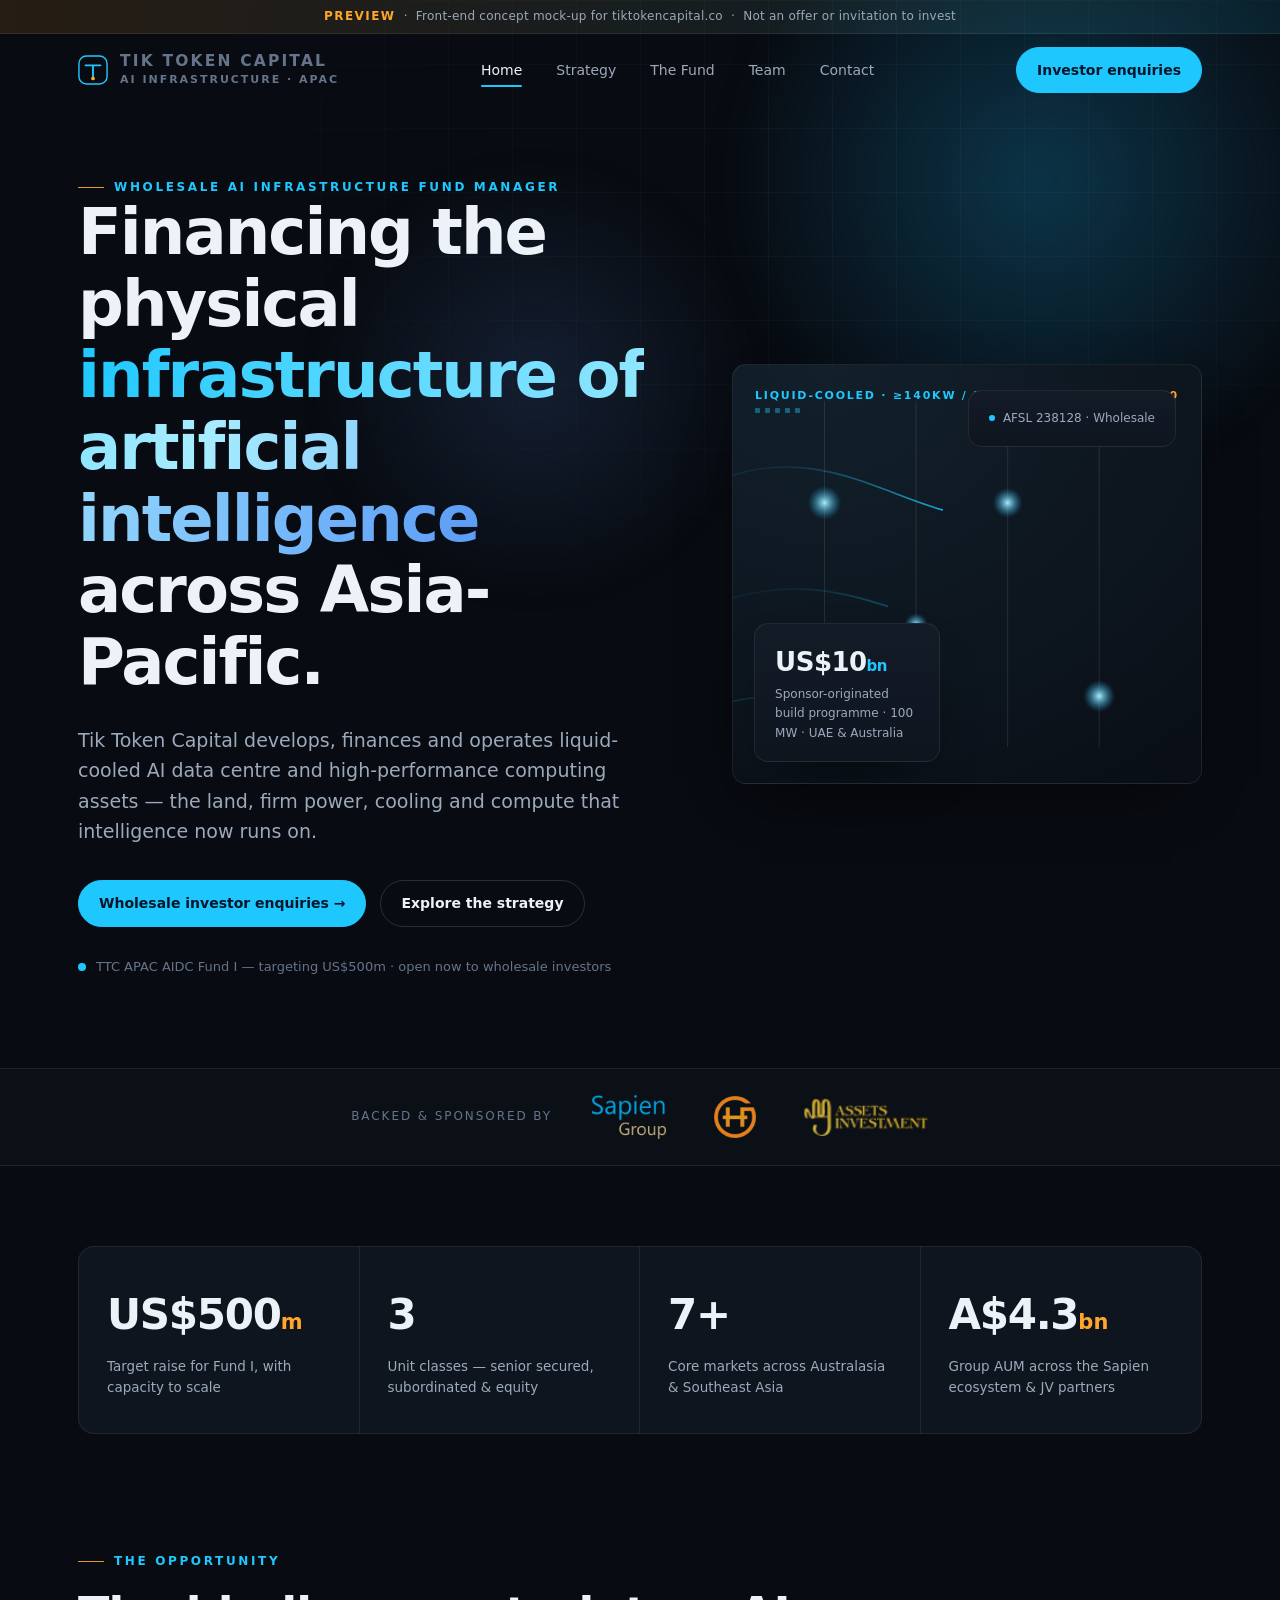
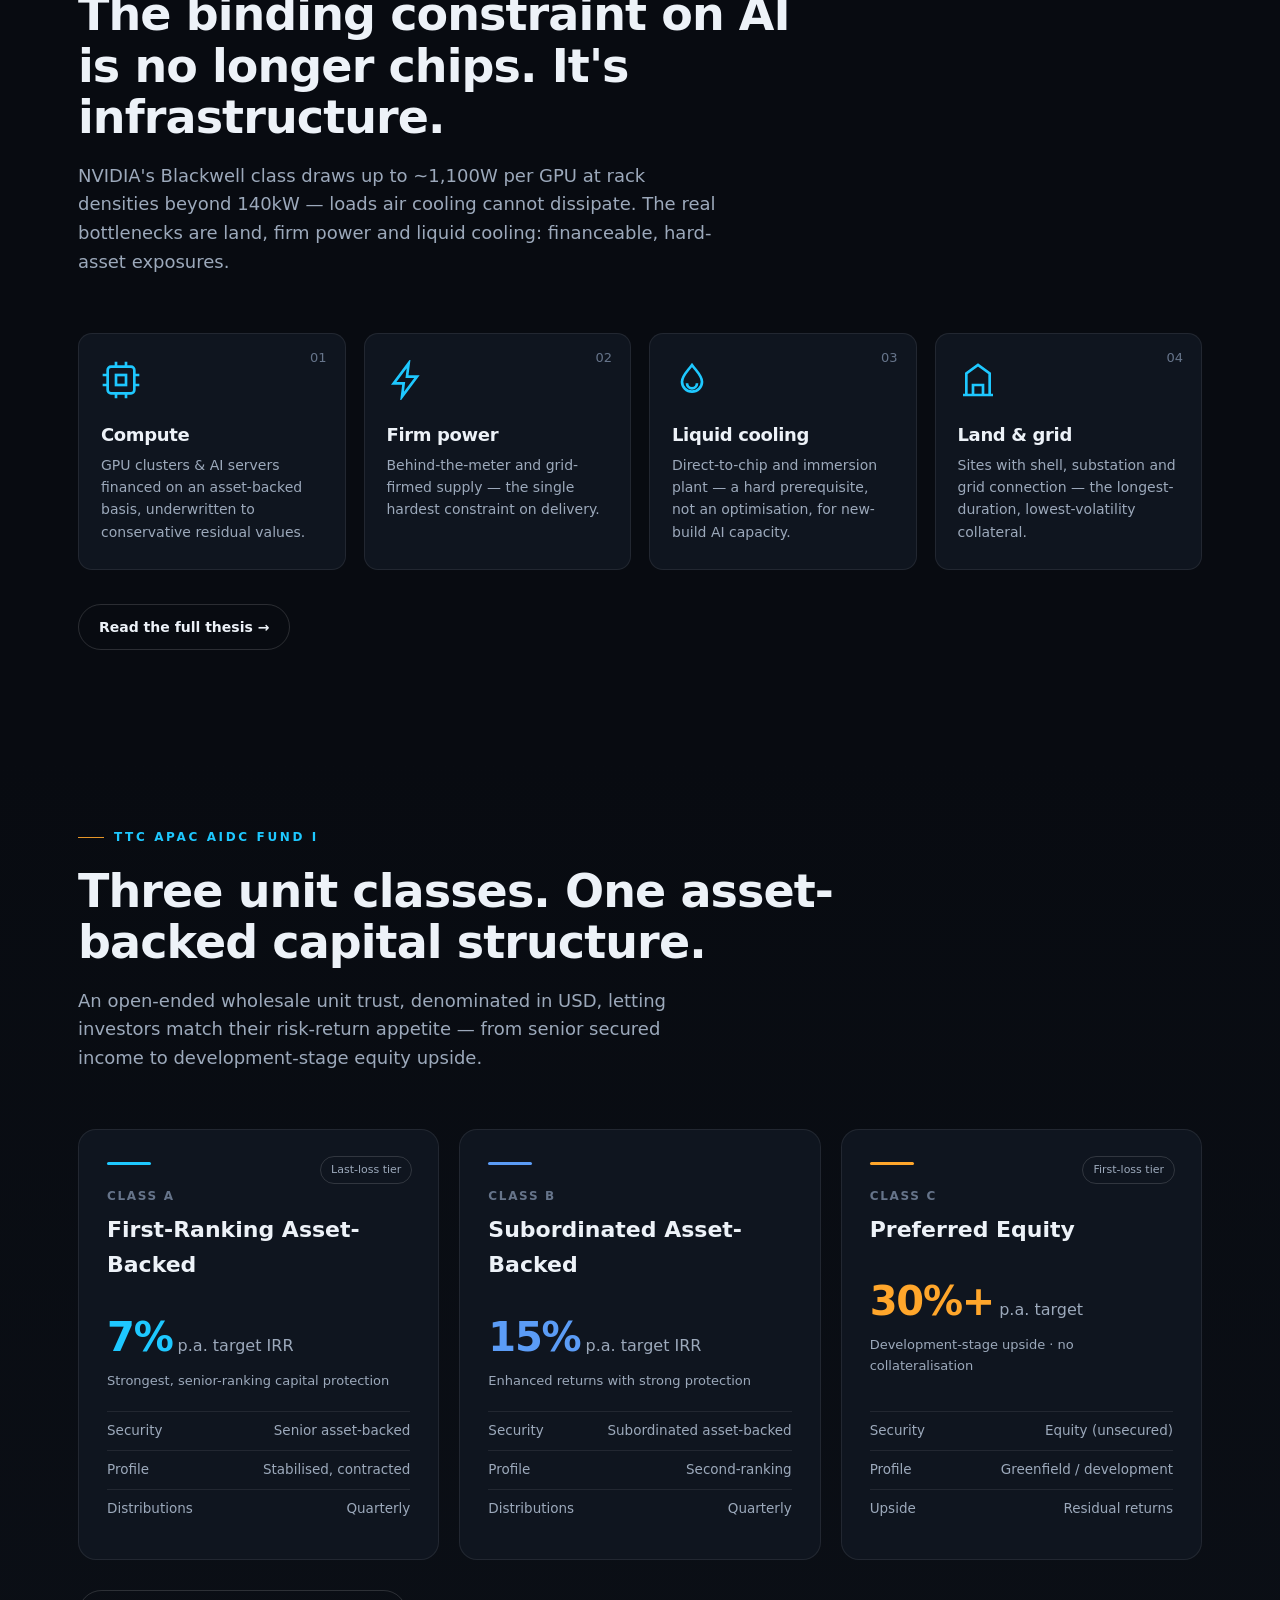
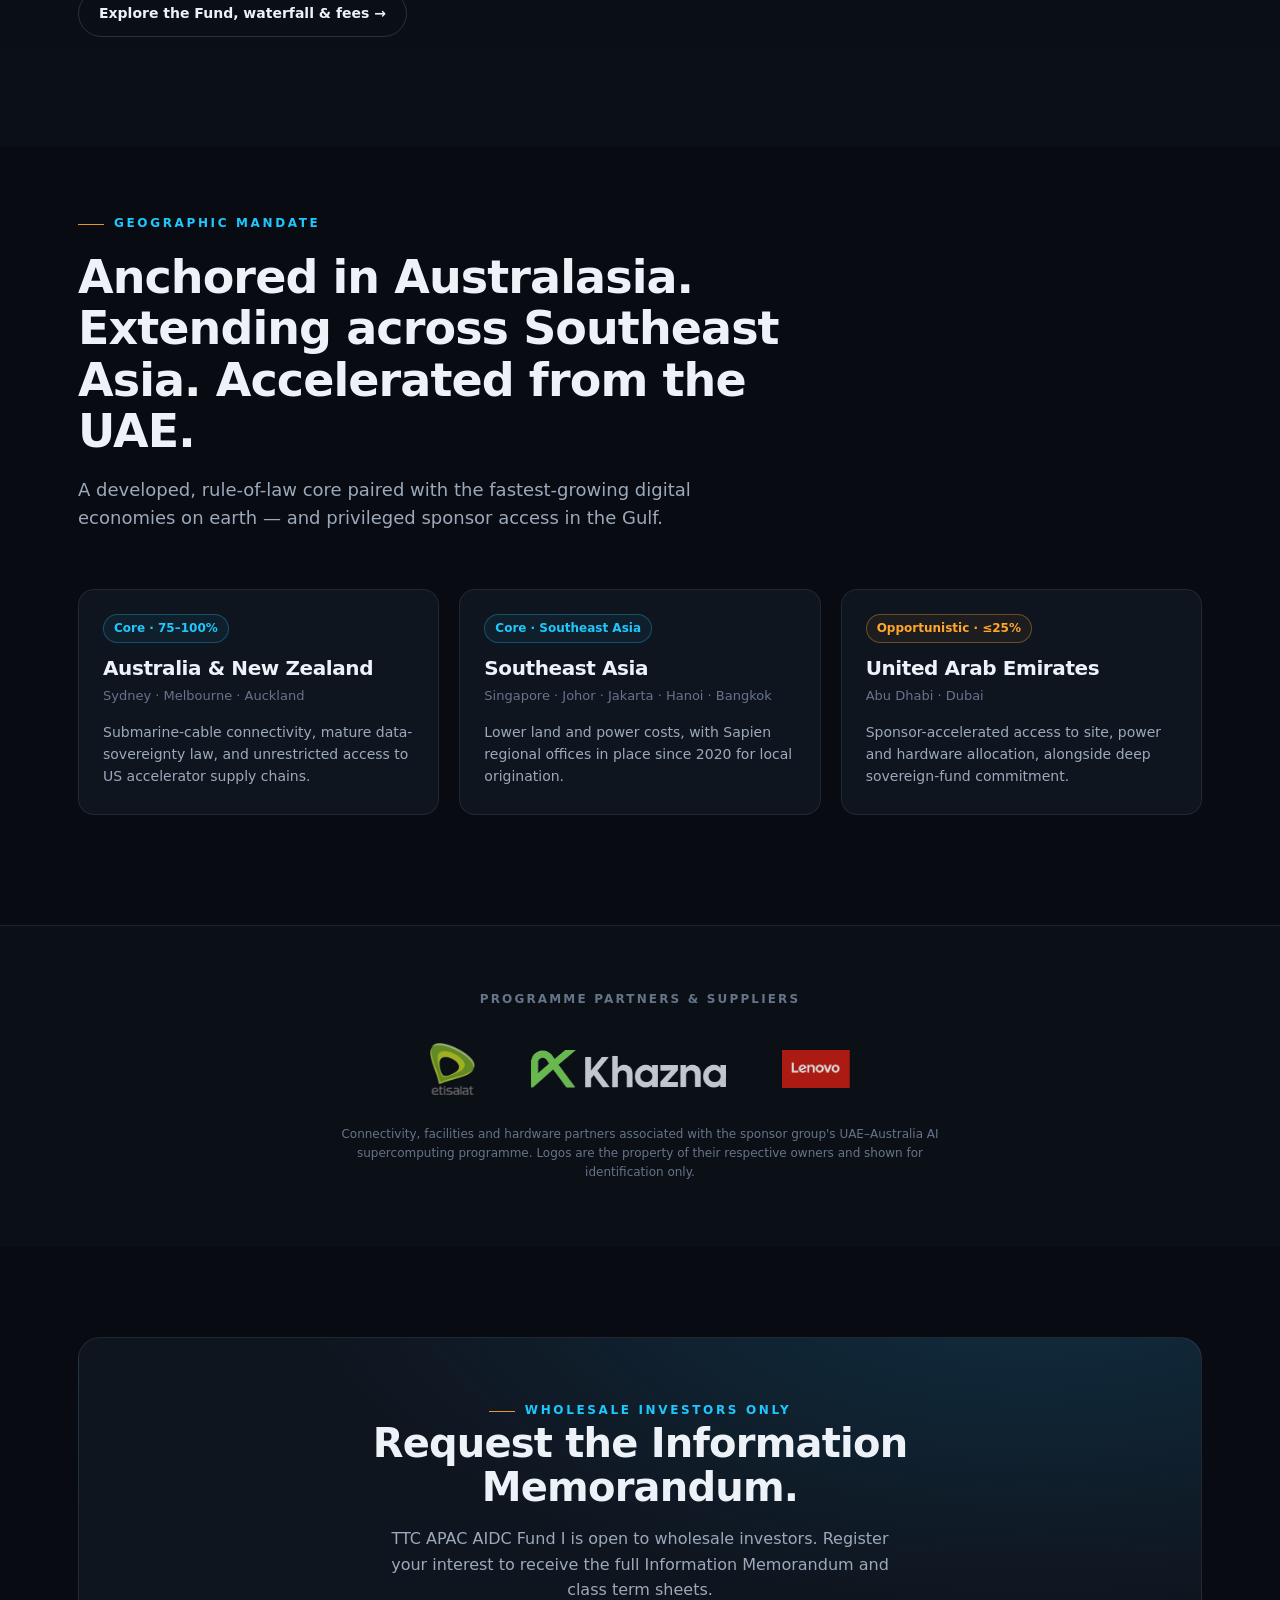
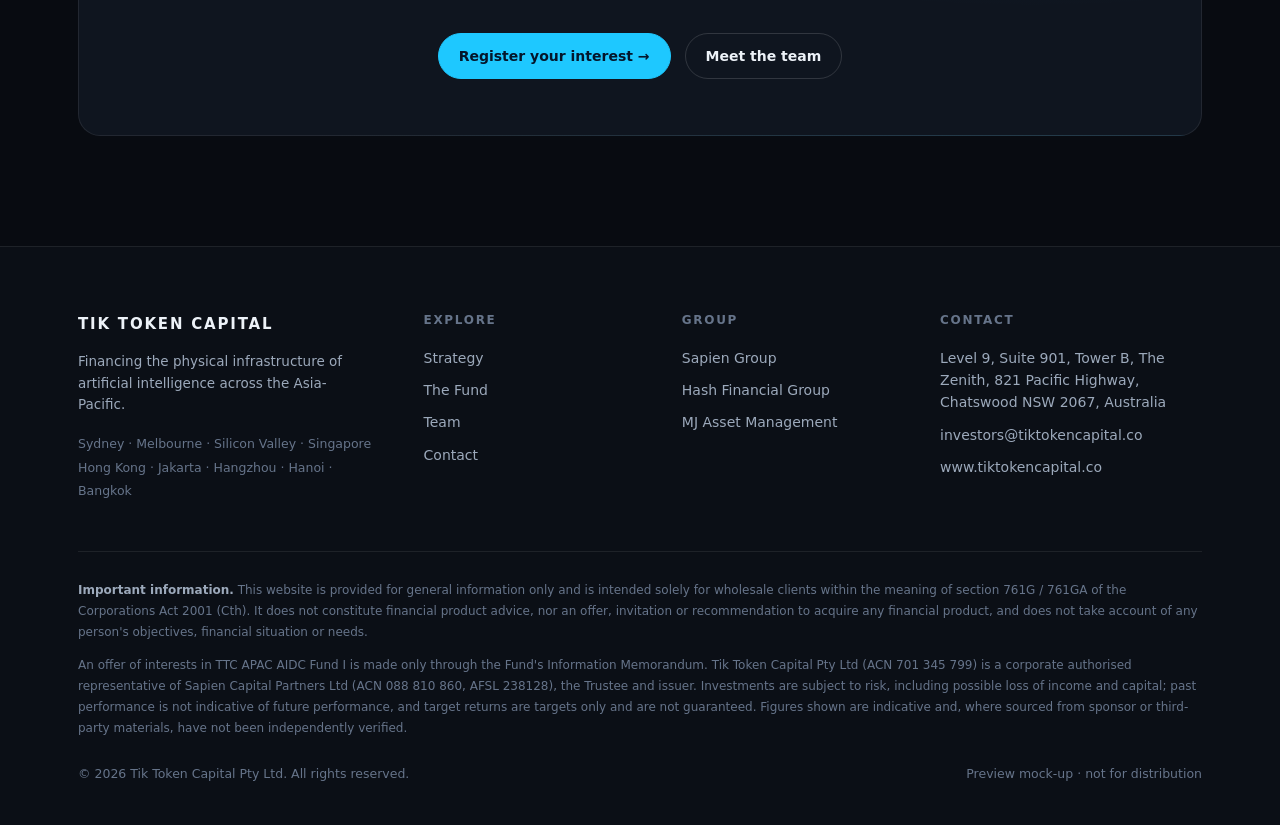
<file: tiktokencapital-site/index.html>
<!doctype html>
<html lang="en">
<head>
<meta charset="utf-8" />
<meta name="viewport" content="width=device-width, initial-scale=1" />
<title>Tik Token Capital — Financing the physical infrastructure of AI</title>
<meta name="description" content="Tik Token Capital finances, develops and operates liquid-cooled AI data centre and high-performance computing infrastructure across the Asia-Pacific." />
<link rel="stylesheet" href="assets/styles.css" />
</head>
<body>

<div class="topbar" id="topbar">
<div class="mockbar"><b>PREVIEW</b> &nbsp;·&nbsp; Front-end concept mock-up for tiktokencapital.co &nbsp;·&nbsp; Not an offer or invitation to invest</div>
<header class="nav" id="nav">
  <div class="wrap nav-inner">
    <a href="index.html" class="brand" aria-label="Tik Token Capital home">
      <svg class="mark" viewBox="0 0 32 32" fill="none" aria-hidden="true">
        <rect x="1" y="1" width="30" height="30" rx="8" stroke="url(#mg)" stroke-width="1.5"/>
        <path d="M8 11h16M16 11v14" stroke="#1EC8FF" stroke-width="2" stroke-linecap="round"/>
        <circle cx="16" cy="25" r="2" fill="#FFA62B"/>
        <defs><linearGradient id="mg" x1="0" y1="0" x2="32" y2="32"><stop stop-color="#1EC8FF"/><stop offset="1" stop-color="#5B9CF6"/></linearGradient></defs>
      </svg>
      <span class="brandtext"><b>TIK TOKEN CAPITAL</b><span>AI Infrastructure · APAC</span></span>
    </a>
    <nav class="navlinks">
      <a href="index.html" class="active">Home</a>
      <a href="strategy.html">Strategy</a>
      <a href="fund.html">The Fund</a>
      <a href="team.html">Team</a>
      <a href="contact.html">Contact</a>
    </nav>
    <div class="nav-cta">
      <a href="contact.html" class="btn btn-primary">Investor enquiries</a>
    </div>
    <button class="burger" id="burger" aria-label="Menu">
      <svg width="24" height="24" fill="none" stroke="currentColor" stroke-width="1.8"><path d="M3 6h18M3 12h18M3 18h18"/></svg>
    </button>
  </div>
</header>
</div>
<nav class="mobile-menu" id="mobileMenu">
  <a href="index.html">Home</a>
  <a href="strategy.html">Strategy</a>
  <a href="fund.html">The Fund</a>
  <a href="team.html">Team</a>
  <a href="contact.html">Contact</a>
  <a href="contact.html" class="btn btn-primary">Investor enquiries →</a>
</nav>

<!-- HERO -->
<section class="hero" id="top">
  <div class="hero-bg">
    <div class="hero-grid"></div>
    <div class="hero-glow"></div>
    <div class="hero-glow two"></div>
  </div>
  <div class="wrap hero-inner">
    <div class="hero-copy">
      <span class="eyebrow">Wholesale AI infrastructure fund manager</span>
      <h1>Financing the physical <span class="accent">infrastructure of artificial intelligence</span> across Asia-Pacific.</h1>
      <p class="lede">Tik Token Capital develops, finances and operates liquid-cooled AI data centre and high-performance computing assets — the land, firm power, cooling and compute that intelligence now runs on.</p>
      <div class="hero-actions">
        <a href="contact.html" class="btn btn-primary">Wholesale investor enquiries →</a>
        <a href="strategy.html" class="btn btn-ghost">Explore the strategy</a>
      </div>
      <div class="hero-note"><span class="pulse"></span> TTC APAC AIDC Fund I — targeting US$500m · open now to wholesale investors</div>
    </div>
    <div class="hero-visual">
      <div class="hv-card hv-main">
        <svg class="hv-svg" viewBox="0 0 460 420" preserveAspectRatio="xMidYMid slice" aria-hidden="true">
          <defs>
            <linearGradient id="flow" x1="0" y1="0" x2="1" y2="1">
              <stop offset="0" stop-color="#1EC8FF" stop-opacity=".0"/>
              <stop offset="0.5" stop-color="#1EC8FF" stop-opacity=".9"/>
              <stop offset="1" stop-color="#5B9CF6" stop-opacity="0"/>
            </linearGradient>
            <radialGradient id="node" cx="50%" cy="50%" r="50%">
              <stop offset="0" stop-color="#A7ECFF"/><stop offset="1" stop-color="#1596CC" stop-opacity="0"/>
            </radialGradient>
          </defs>
          <g fill="none" stroke="url(#flow)" stroke-width="1.6">
            <path d="M-20 120 C120 60,200 200,320 140 S460 120,500 200"><animate attributeName="stroke-dasharray" values="0 600;600 0" dur="6s" repeatCount="indefinite"/></path>
            <path d="M-20 240 C140 180,220 320,340 260 S470 250,500 300" opacity=".6"><animate attributeName="stroke-dasharray" values="0 600;600 0" dur="8s" repeatCount="indefinite"/></path>
            <path d="M-20 340 C120 300,240 380,360 330 S470 350,500 360" opacity=".35"><animate attributeName="stroke-dasharray" values="0 600;600 0" dur="10s" repeatCount="indefinite"/></path>
          </g>
          <g stroke="rgba(255,255,255,.10)" stroke-width="1">
            <line x1="90" y1="40" x2="90" y2="380"/><line x1="180" y1="40" x2="180" y2="380"/>
            <line x1="270" y1="40" x2="270" y2="380"/><line x1="360" y1="40" x2="360" y2="380"/>
          </g>
          <g>
            <circle cx="90" cy="140" r="16" fill="url(#node)"><animate attributeName="r" values="10;18;10" dur="4s" repeatCount="indefinite"/></circle>
            <circle cx="270" cy="140" r="12" fill="url(#node)"><animate attributeName="r" values="8;15;8" dur="5s" repeatCount="indefinite"/></circle>
            <circle cx="360" cy="330" r="12" fill="url(#node)"><animate attributeName="r" values="8;16;8" dur="4.5s" repeatCount="indefinite"/></circle>
            <circle cx="180" cy="260" r="10" fill="url(#node)"><animate attributeName="r" values="6;13;6" dur="6s" repeatCount="indefinite"/></circle>
          </g>
        </svg>
        <div class="chip-float">
          <div>
            <div class="chip-tag">Liquid-cooled · ≥140kW / rack</div>
            <div class="rack-lights"><i></i><i></i><i></i><i></i><i></i></div>
          </div>
          <div class="chip-tag" style="color:var(--gold)">NVIDIA GB300</div>
        </div>
      </div>
      <div class="hv-card hv-stat">
        <div class="n">US$10<small>bn</small></div>
        <div class="l">Sponsor-originated build programme · 100 MW · UAE &amp; Australia</div>
      </div>
      <div class="hv-card hv-badge">
        <span class="pulse" style="width:6px;height:6px"></span> AFSL 238128 · Wholesale
      </div>
    </div>
  </div>
</section>

<!-- BACKED BY -->
<div class="backed">
  <div class="wrap backed-inner">
    <span class="backed-label">Backed &amp; sponsored by</span>
    <div class="backed-logos">
      <img src="assets/img/sapien.png" alt="Sapien Group" class="bl-sapien" />
      <img src="assets/img/hfg.png" alt="Hash Financial Group" class="bl-hfg" />
      <img src="assets/img/mj.png" alt="MJ Asset Management" class="bl-mj" />
    </div>
  </div>
</div>

<!-- STATS -->
<section class="section" style="padding-top:80px;padding-bottom:0">
  <div class="wrap reveal">
    <div class="stats">
      <div class="stat"><div class="n">US$500<small>m</small></div><div class="l">Target raise for Fund I, with capacity to scale</div></div>
      <div class="stat"><div class="n">3</div><div class="l">Unit classes — senior secured, subordinated &amp; equity</div></div>
      <div class="stat"><div class="n">7+</div><div class="l">Core markets across Australasia &amp; Southeast Asia</div></div>
      <div class="stat"><div class="n">A$4.3<small>bn</small></div><div class="l">Group AUM across the Sapien ecosystem &amp; JV partners</div></div>
    </div>
  </div>
</section>

<!-- OPPORTUNITY TEASER -->
<section class="section" id="opportunity">
  <div class="wrap">
    <div class="section-head reveal">
      <span class="eyebrow">The opportunity</span>
      <h2>The binding constraint on AI is no longer chips. It's infrastructure.</h2>
      <p>NVIDIA's Blackwell class draws up to ~1,100W per GPU at rack densities beyond 140kW — loads air cooling cannot dissipate. The real bottlenecks are land, firm power and liquid cooling: financeable, hard-asset exposures.</p>
    </div>
    <div class="constraints reveal">
      <div class="cx"><span class="num">01</span>
        <svg class="ico" viewBox="0 0 24 24" fill="none" stroke="currentColor" stroke-width="1.6"><rect x="4" y="4" width="16" height="16" rx="2"/><rect x="9" y="9" width="6" height="6"/><path d="M9 1v3M15 1v3M9 20v3M15 20v3M1 9h3M1 15h3M20 9h3M20 15h3"/></svg>
        <h3>Compute</h3><p>GPU clusters &amp; AI servers financed on an asset-backed basis, underwritten to conservative residual values.</p></div>
      <div class="cx"><span class="num">02</span>
        <svg class="ico" viewBox="0 0 24 24" fill="none" stroke="currentColor" stroke-width="1.6"><path d="M13 2 4 14h6l-1 8 9-12h-6z"/></svg>
        <h3>Firm power</h3><p>Behind-the-meter and grid-firmed supply — the single hardest constraint on delivery.</p></div>
      <div class="cx"><span class="num">03</span>
        <svg class="ico" viewBox="0 0 24 24" fill="none" stroke="currentColor" stroke-width="1.6"><path d="M12 3c3 4 6 6.5 6 10a6 6 0 0 1-12 0c0-3.5 3-6 6-10z"/><path d="M9 14a3 3 0 0 0 6 0"/></svg>
        <h3>Liquid cooling</h3><p>Direct-to-chip and immersion plant — a hard prerequisite, not an optimisation, for new-build AI capacity.</p></div>
      <div class="cx"><span class="num">04</span>
        <svg class="ico" viewBox="0 0 24 24" fill="none" stroke="currentColor" stroke-width="1.6"><path d="M3 21h18M5 21V8l7-5 7 5v13M9 21v-6h6v6"/></svg>
        <h3>Land &amp; grid</h3><p>Sites with shell, substation and grid connection — the longest-duration, lowest-volatility collateral.</p></div>
    </div>
    <div class="reveal" style="margin-top:34px"><a href="strategy.html" class="btn btn-ghost">Read the full thesis →</a></div>
  </div>
</section>

<!-- FUND TEASER -->
<section class="section" id="fund" style="background:linear-gradient(180deg,var(--bg),var(--bg-2));padding-top:60px">
  <div class="wrap">
    <div class="section-head reveal">
      <span class="eyebrow">TTC APAC AIDC Fund I</span>
      <h2>Three unit classes. One asset-backed capital structure.</h2>
      <p>An open-ended wholesale unit trust, denominated in USD, letting investors match their risk-return appetite — from senior secured income to development-stage equity upside.</p>
    </div>
    <div class="classes reveal">
      <div class="card a"><div class="accent-line"></div><div class="flag">Last-loss tier</div><div class="tier">Class A</div><div class="cname">First-Ranking Asset-Backed</div><div class="ret">7%<small> p.a. target IRR</small></div><div class="rettag">Strongest, senior-ranking capital protection</div><ul><li><span>Security</span><span>Senior asset-backed</span></li><li><span>Profile</span><span>Stabilised, contracted</span></li><li><span>Distributions</span><span>Quarterly</span></li></ul></div>
      <div class="card b"><div class="accent-line"></div><div class="tier">Class B</div><div class="cname">Subordinated Asset-Backed</div><div class="ret">15%<small> p.a. target IRR</small></div><div class="rettag">Enhanced returns with strong protection</div><ul><li><span>Security</span><span>Subordinated asset-backed</span></li><li><span>Profile</span><span>Second-ranking</span></li><li><span>Distributions</span><span>Quarterly</span></li></ul></div>
      <div class="card c"><div class="accent-line"></div><div class="flag">First-loss tier</div><div class="tier">Class C</div><div class="cname">Preferred Equity</div><div class="ret">30%+<small> p.a. target</small></div><div class="rettag">Development-stage upside · no collateralisation</div><ul><li><span>Security</span><span>Equity (unsecured)</span></li><li><span>Profile</span><span>Greenfield / development</span></li><li><span>Upside</span><span>Residual returns</span></li></ul></div>
    </div>
    <div class="reveal" style="margin-top:30px"><a href="fund.html" class="btn btn-ghost">Explore the Fund, waterfall &amp; fees →</a></div>
  </div>
</section>

<!-- REGIONS TEASER -->
<section class="section" id="regions" style="padding-top:60px">
  <div class="wrap">
    <div class="section-head reveal">
      <span class="eyebrow">Geographic mandate</span>
      <h2>Anchored in Australasia. Extending across Southeast Asia. Accelerated from the UAE.</h2>
      <p>A developed, rule-of-law core paired with the fastest-growing digital economies on earth — and privileged sponsor access in the Gulf.</p>
    </div>
    <div class="regions reveal">
      <div class="region"><div class="top"><span class="alloc">Core · 75–100%</span></div><h3>Australia &amp; New Zealand</h3><div class="markets">Sydney · Melbourne · Auckland</div><p>Submarine-cable connectivity, mature data-sovereignty law, and unrestricted access to US accelerator supply chains.</p></div>
      <div class="region"><div class="top"><span class="alloc">Core · Southeast Asia</span></div><h3>Southeast Asia</h3><div class="markets">Singapore · Johor · Jakarta · Hanoi · Bangkok</div><p>Lower land and power costs, with Sapien regional offices in place since 2020 for local origination.</p></div>
      <div class="region"><div class="top"><span class="alloc" style="color:var(--gold);border-color:rgba(255,166,43,.35);background:rgba(255,166,43,.06)">Opportunistic · ≤25%</span></div><h3>United Arab Emirates</h3><div class="markets">Abu Dhabi · Dubai</div><p>Sponsor-accelerated access to site, power and hardware allocation, alongside deep sovereign-fund commitment.</p></div>
    </div>
  </div>
</section>

<!-- PARTNERS -->
<div class="partners">
  <div class="wrap">
    <h4>Programme partners &amp; suppliers</h4>
    <div class="partner-logos reveal">
      <img src="assets/img/etisalat.png" alt="Etisalat / e&amp;" class="tall" />
      <img src="assets/img/khazna.png" alt="Khazna Data Centers" />
      <img src="assets/img/lenovo.png" alt="Lenovo" />
    </div>
    <p class="partner-note">Connectivity, facilities and hardware partners associated with the sponsor group's UAE–Australia AI supercomputing programme. Logos are the property of their respective owners and shown for identification only.</p>
  </div>
</div>

<!-- CTA -->
<section class="section" id="contact" style="padding-top:90px">
  <div class="wrap">
    <div class="cta reveal">
      <span class="eyebrow" style="justify-content:center">Wholesale investors only</span>
      <h2>Request the Information Memorandum.</h2>
      <p>TTC APAC AIDC Fund I is open to wholesale investors. Register your interest to receive the full Information Memorandum and class term sheets.</p>
      <div class="hero-actions">
        <a href="contact.html" class="btn btn-primary">Register your interest →</a>
        <a href="team.html" class="btn btn-ghost">Meet the team</a>
      </div>
    </div>
  </div>
</section>

<footer>
  <div class="wrap">
    <div class="foot-grid">
      <div class="foot-brand">
        <b>TIK TOKEN CAPITAL</b>
        <p class="muted">Financing the physical infrastructure of artificial intelligence across the Asia-Pacific.</p>
        <div class="offices" style="margin-top:16px">Sydney · Melbourne · Silicon Valley · Singapore<br>Hong Kong · Jakarta · Hangzhou · Hanoi · Bangkok</div>
      </div>
      <div>
        <h5>Explore</h5>
        <a href="strategy.html">Strategy</a>
        <a href="fund.html">The Fund</a>
        <a href="team.html">Team</a>
        <a href="contact.html">Contact</a>
      </div>
      <div>
        <h5>Group</h5>
        <a href="strategy.html">Sapien Group</a>
        <a href="strategy.html">Hash Financial Group</a>
        <a href="strategy.html">MJ Asset Management</a>
      </div>
      <div>
        <h5>Contact</h5>
        <p class="muted">Level 9, Suite 901, Tower B, The Zenith, 821 Pacific Highway, Chatswood NSW 2067, Australia</p>
        <a href="mailto:investors@tiktokencapital.co">investors@tiktokencapital.co</a>
        <a href="https://tiktokencapital.co">www.tiktokencapital.co</a>
      </div>
    </div>
    <div class="disclaimer">
      <p><strong style="color:var(--muted)">Important information.</strong> This website is provided for general information only and is intended solely for wholesale clients within the meaning of section 761G / 761GA of the Corporations Act 2001 (Cth). It does not constitute financial product advice, nor an offer, invitation or recommendation to acquire any financial product, and does not take account of any person's objectives, financial situation or needs.</p>
      <p>An offer of interests in TTC APAC AIDC Fund I is made only through the Fund's Information Memorandum. Tik Token Capital Pty Ltd (ACN 701 345 799) is a corporate authorised representative of Sapien Capital Partners Ltd (ACN 088 810 860, AFSL 238128), the Trustee and issuer. Investments are subject to risk, including possible loss of income and capital; past performance is not indicative of future performance, and target returns are targets only and are not guaranteed. Figures shown are indicative and, where sourced from sponsor or third-party materials, have not been independently verified.</p>
      <div class="foot-bottom">
        <span>© 2026 Tik Token Capital Pty Ltd. All rights reserved.</span>
        <span>Preview mock-up · not for distribution</span>
      </div>
    </div>
  </div>
</footer>

<script src="assets/app.js"></script>
</body>
</html>
</file>
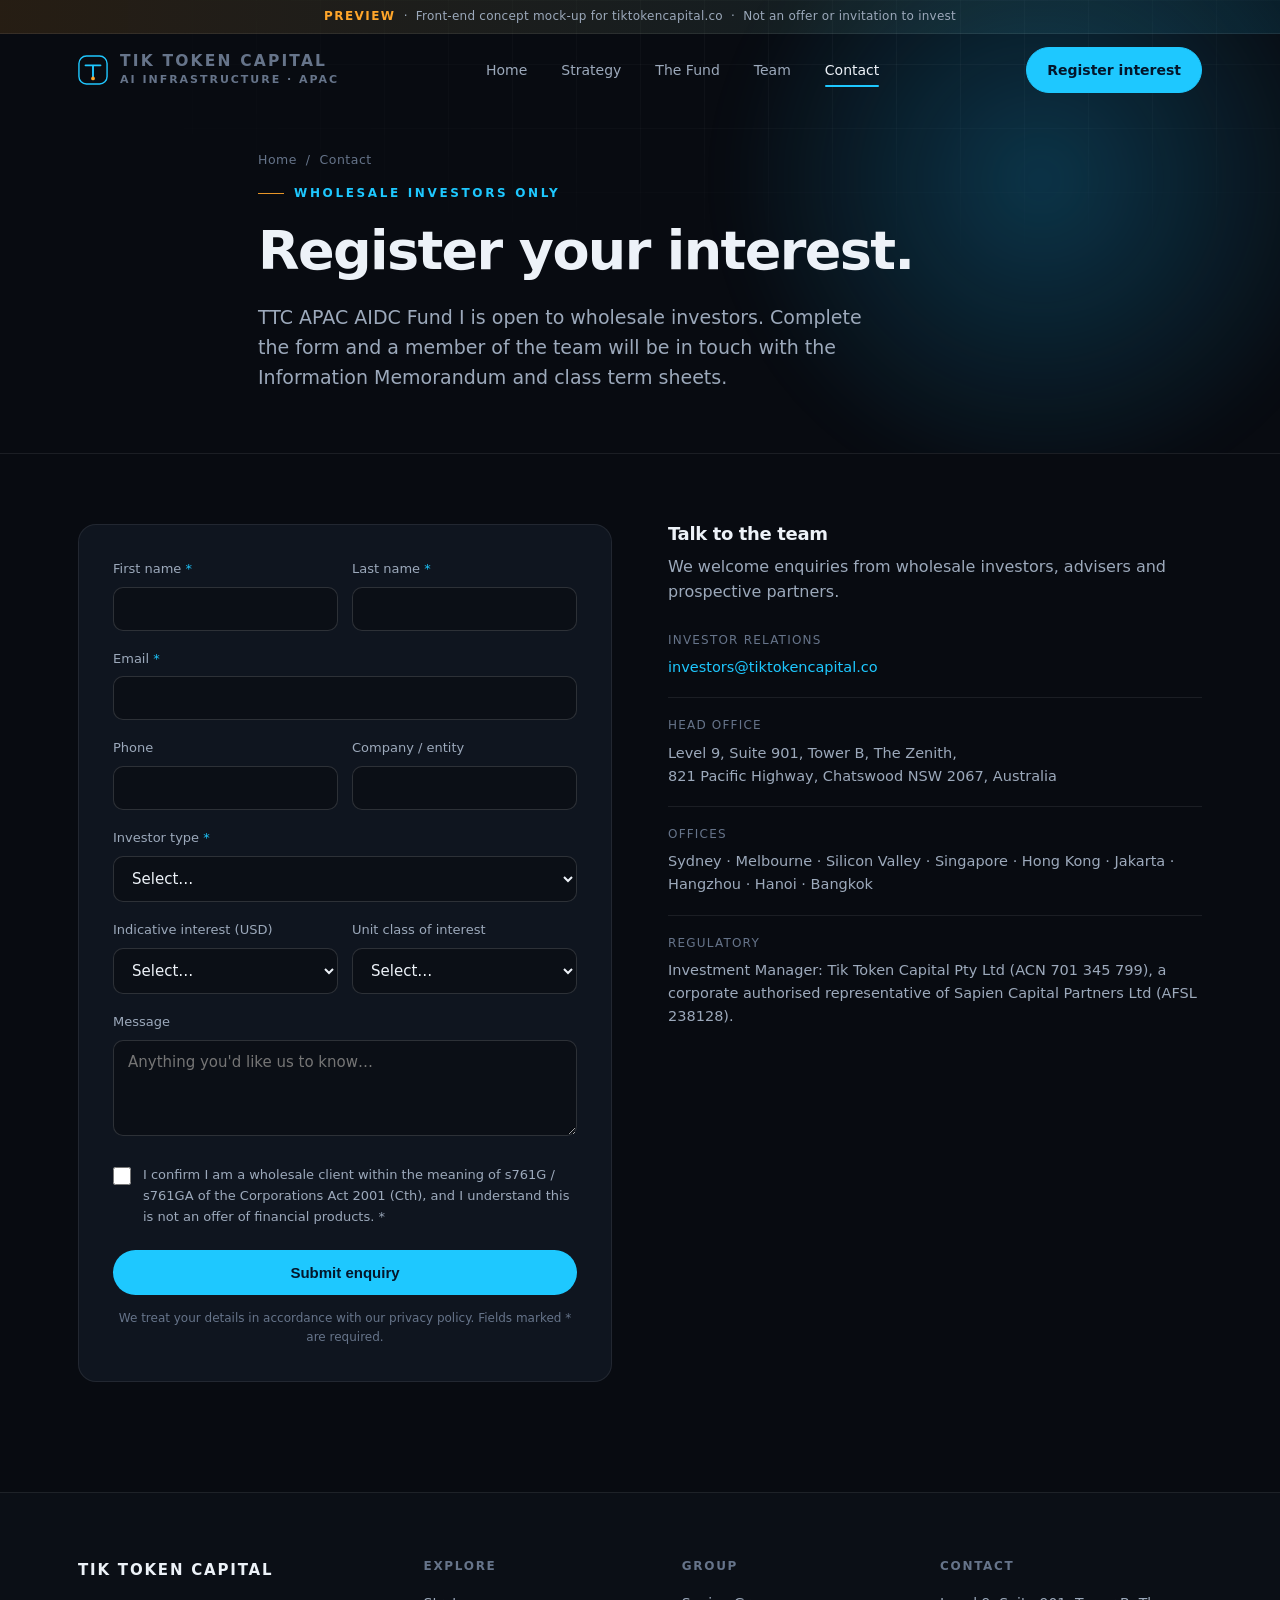
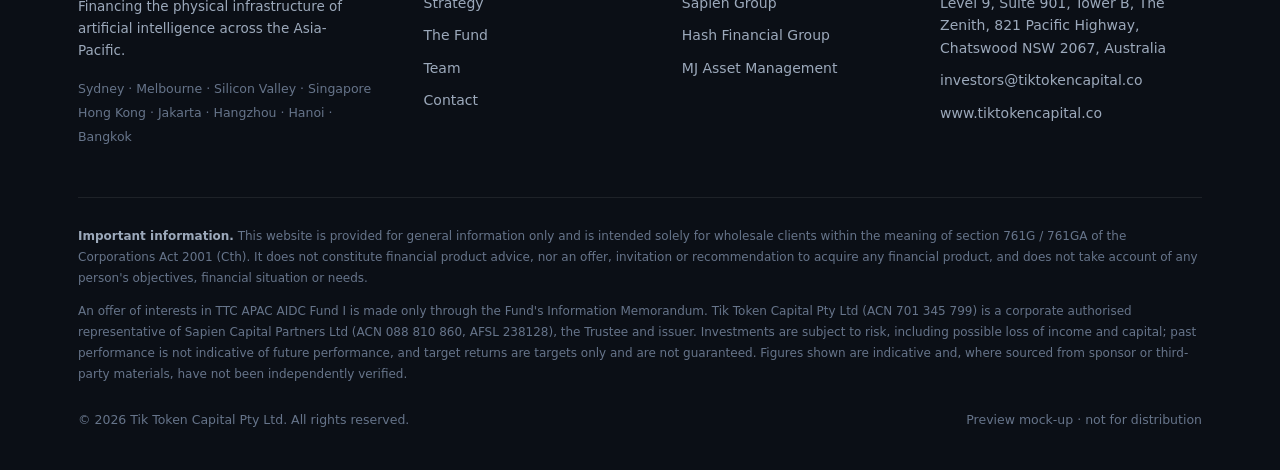
<file: tiktokencapital-site/contact.html>
<!doctype html>
<html lang="en">
<head>
<meta charset="utf-8" />
<meta name="viewport" content="width=device-width, initial-scale=1" />
<title>Contact &amp; Register Interest — Tik Token Capital</title>
<meta name="description" content="Register your interest as a wholesale investor in TTC APAC AIDC Fund I, or contact the Tik Token Capital team." />
<link rel="stylesheet" href="assets/styles.css" />
</head>
<body>

<div class="topbar" id="topbar">
<div class="mockbar"><b>PREVIEW</b> &nbsp;·&nbsp; Front-end concept mock-up for tiktokencapital.co &nbsp;·&nbsp; Not an offer or invitation to invest</div>
<header class="nav" id="nav">
  <div class="wrap nav-inner">
    <a href="index.html" class="brand" aria-label="Tik Token Capital home">
      <svg class="mark" viewBox="0 0 32 32" fill="none" aria-hidden="true">
        <rect x="1" y="1" width="30" height="30" rx="8" stroke="url(#mg)" stroke-width="1.5"/>
        <path d="M8 11h16M16 11v14" stroke="#1EC8FF" stroke-width="2" stroke-linecap="round"/>
        <circle cx="16" cy="25" r="2" fill="#FFA62B"/>
        <defs><linearGradient id="mg" x1="0" y1="0" x2="32" y2="32"><stop stop-color="#1EC8FF"/><stop offset="1" stop-color="#5B9CF6"/></linearGradient></defs>
      </svg>
      <span class="brandtext"><b>TIK TOKEN CAPITAL</b><span>AI Infrastructure · APAC</span></span>
    </a>
    <nav class="navlinks">
      <a href="index.html">Home</a>
      <a href="strategy.html">Strategy</a>
      <a href="fund.html">The Fund</a>
      <a href="team.html">Team</a>
      <a href="contact.html" class="active">Contact</a>
    </nav>
    <div class="nav-cta"><a href="#form" class="btn btn-primary">Register interest</a></div>
    <button class="burger" id="burger" aria-label="Menu"><svg width="24" height="24" fill="none" stroke="currentColor" stroke-width="1.8"><path d="M3 6h18M3 12h18M3 18h18"/></svg></button>
  </div>
</header>
</div>
<nav class="mobile-menu" id="mobileMenu">
  <a href="index.html">Home</a><a href="strategy.html">Strategy</a><a href="fund.html">The Fund</a><a href="team.html">Team</a><a href="contact.html">Contact</a>
  <a href="#form" class="btn btn-primary">Register interest →</a>
</nav>

<section class="page-hero">
  <div class="hero-bg"><div class="hero-grid"></div><div class="hero-glow"></div></div>
  <div class="wrap page-hero-inner">
    <div class="breadcrumb"><a href="index.html">Home</a> &nbsp;/&nbsp; Contact</div>
    <span class="eyebrow">Wholesale investors only</span>
    <h1>Register your interest.</h1>
    <p>TTC APAC AIDC Fund I is open to wholesale investors. Complete the form and a member of the team will be in touch with the Information Memorandum and class term sheets.</p>
  </div>
</section>

<section class="section" id="form" style="padding-top:70px">
  <div class="wrap">
    <div class="form-wrap">
      <!-- FORM -->
      <div class="form-card reveal">
        <div id="formMsg" class="form-msg"></div>
        <!-- To go live: replace REPLACE_ME with your Formspree form ID (formspree.io/f/XXXX). Until then, the form falls back to email. -->
        <form id="interestForm" data-formspree="REPLACE_ME" novalidate>
          <div class="field two">
            <div>
              <label>First name <span class="req">*</span></label>
              <input type="text" name="first_name" required />
              <div class="error-text">Please enter your first name.</div>
            </div>
            <div>
              <label>Last name <span class="req">*</span></label>
              <input type="text" name="last_name" required />
              <div class="error-text">Please enter your last name.</div>
            </div>
          </div>
          <div class="field">
            <label>Email <span class="req">*</span></label>
            <input type="email" name="email" required />
            <div class="error-text">Please enter a valid email address.</div>
          </div>
          <div class="field two">
            <div>
              <label>Phone</label>
              <input type="tel" name="phone" />
            </div>
            <div>
              <label>Company / entity</label>
              <input type="text" name="company" />
            </div>
          </div>
          <div class="field">
            <label>Investor type <span class="req">*</span></label>
            <select name="investor_type" required>
              <option value="">Select…</option>
              <option>Wholesale / sophisticated investor</option>
              <option>Family office</option>
              <option>Institutional investor</option>
              <option>Financial adviser / intermediary</option>
              <option>Other</option>
            </select>
            <div class="error-text">Please select an investor type.</div>
          </div>
          <div class="field two">
            <div>
              <label>Indicative interest (USD)</label>
              <select name="ticket">
                <option value="">Select…</option>
                <option>Under $250k</option>
                <option>$250k – $1m</option>
                <option>$1m – $5m</option>
                <option>$5m – $25m</option>
                <option>$25m+</option>
              </select>
            </div>
            <div>
              <label>Unit class of interest</label>
              <select name="unit_class">
                <option value="">Select…</option>
                <option>Class A — Senior (7%)</option>
                <option>Class B — Subordinated (15%)</option>
                <option>Class C — Preferred Equity (30%+)</option>
                <option>Undecided</option>
              </select>
            </div>
          </div>
          <div class="field">
            <label>Message</label>
            <textarea name="message" placeholder="Anything you'd like us to know…"></textarea>
          </div>
          <label class="check">
            <input type="checkbox" name="ack" required />
            <span>I confirm I am a wholesale client within the meaning of s761G / s761GA of the Corporations Act 2001 (Cth), and I understand this is not an offer of financial products. <span class="req">*</span></span>
          </label>
          <button type="submit" class="btn btn-primary form-submit">Submit enquiry</button>
          <div class="form-note">We treat your details in accordance with our privacy policy. Fields marked <span class="req">*</span> are required.</div>
        </form>
      </div>

      <!-- ASIDE -->
      <div class="contact-aside reveal">
        <h3>Talk to the team</h3>
        <p class="muted" style="margin:10px 0 8px">We welcome enquiries from wholesale investors, advisers and prospective partners.</p>
        <div class="row"><div class="k">Investor relations</div><div class="v"><a href="mailto:investors@tiktokencapital.co">investors@tiktokencapital.co</a></div></div>
        <div class="row"><div class="k">Head office</div><div class="v">Level 9, Suite 901, Tower B, The Zenith,<br>821 Pacific Highway, Chatswood NSW 2067, Australia</div></div>
        <div class="row"><div class="k">Offices</div><div class="v">Sydney · Melbourne · Silicon Valley · Singapore · Hong Kong · Jakarta · Hangzhou · Hanoi · Bangkok</div></div>
        <div class="row"><div class="k">Regulatory</div><div class="v">Investment Manager: Tik Token Capital Pty Ltd (ACN 701 345 799), a corporate authorised representative of Sapien Capital Partners Ltd (AFSL 238128).</div></div>
      </div>
    </div>
  </div>
</section>

<footer>
  <div class="wrap">
    <div class="foot-grid">
      <div class="foot-brand">
        <b>TIK TOKEN CAPITAL</b>
        <p class="muted">Financing the physical infrastructure of artificial intelligence across the Asia-Pacific.</p>
        <div class="offices" style="margin-top:16px">Sydney · Melbourne · Silicon Valley · Singapore<br>Hong Kong · Jakarta · Hangzhou · Hanoi · Bangkok</div>
      </div>
      <div>
        <h5>Explore</h5>
        <a href="strategy.html">Strategy</a>
        <a href="fund.html">The Fund</a>
        <a href="team.html">Team</a>
        <a href="contact.html">Contact</a>
      </div>
      <div>
        <h5>Group</h5>
        <a href="strategy.html">Sapien Group</a>
        <a href="strategy.html">Hash Financial Group</a>
        <a href="strategy.html">MJ Asset Management</a>
      </div>
      <div>
        <h5>Contact</h5>
        <p class="muted">Level 9, Suite 901, Tower B, The Zenith, 821 Pacific Highway, Chatswood NSW 2067, Australia</p>
        <a href="mailto:investors@tiktokencapital.co">investors@tiktokencapital.co</a>
        <a href="https://tiktokencapital.co">www.tiktokencapital.co</a>
      </div>
    </div>
    <div class="disclaimer">
      <p><strong style="color:var(--muted)">Important information.</strong> This website is provided for general information only and is intended solely for wholesale clients within the meaning of section 761G / 761GA of the Corporations Act 2001 (Cth). It does not constitute financial product advice, nor an offer, invitation or recommendation to acquire any financial product, and does not take account of any person's objectives, financial situation or needs.</p>
      <p>An offer of interests in TTC APAC AIDC Fund I is made only through the Fund's Information Memorandum. Tik Token Capital Pty Ltd (ACN 701 345 799) is a corporate authorised representative of Sapien Capital Partners Ltd (ACN 088 810 860, AFSL 238128), the Trustee and issuer. Investments are subject to risk, including possible loss of income and capital; past performance is not indicative of future performance, and target returns are targets only and are not guaranteed. Figures shown are indicative and, where sourced from sponsor or third-party materials, have not been independently verified.</p>
      <div class="foot-bottom">
        <span>© 2026 Tik Token Capital Pty Ltd. All rights reserved.</span>
        <span>Preview mock-up · not for distribution</span>
      </div>
    </div>
  </div>
</footer>
<script src="assets/app.js"></script>
</body>
</html>
</file>
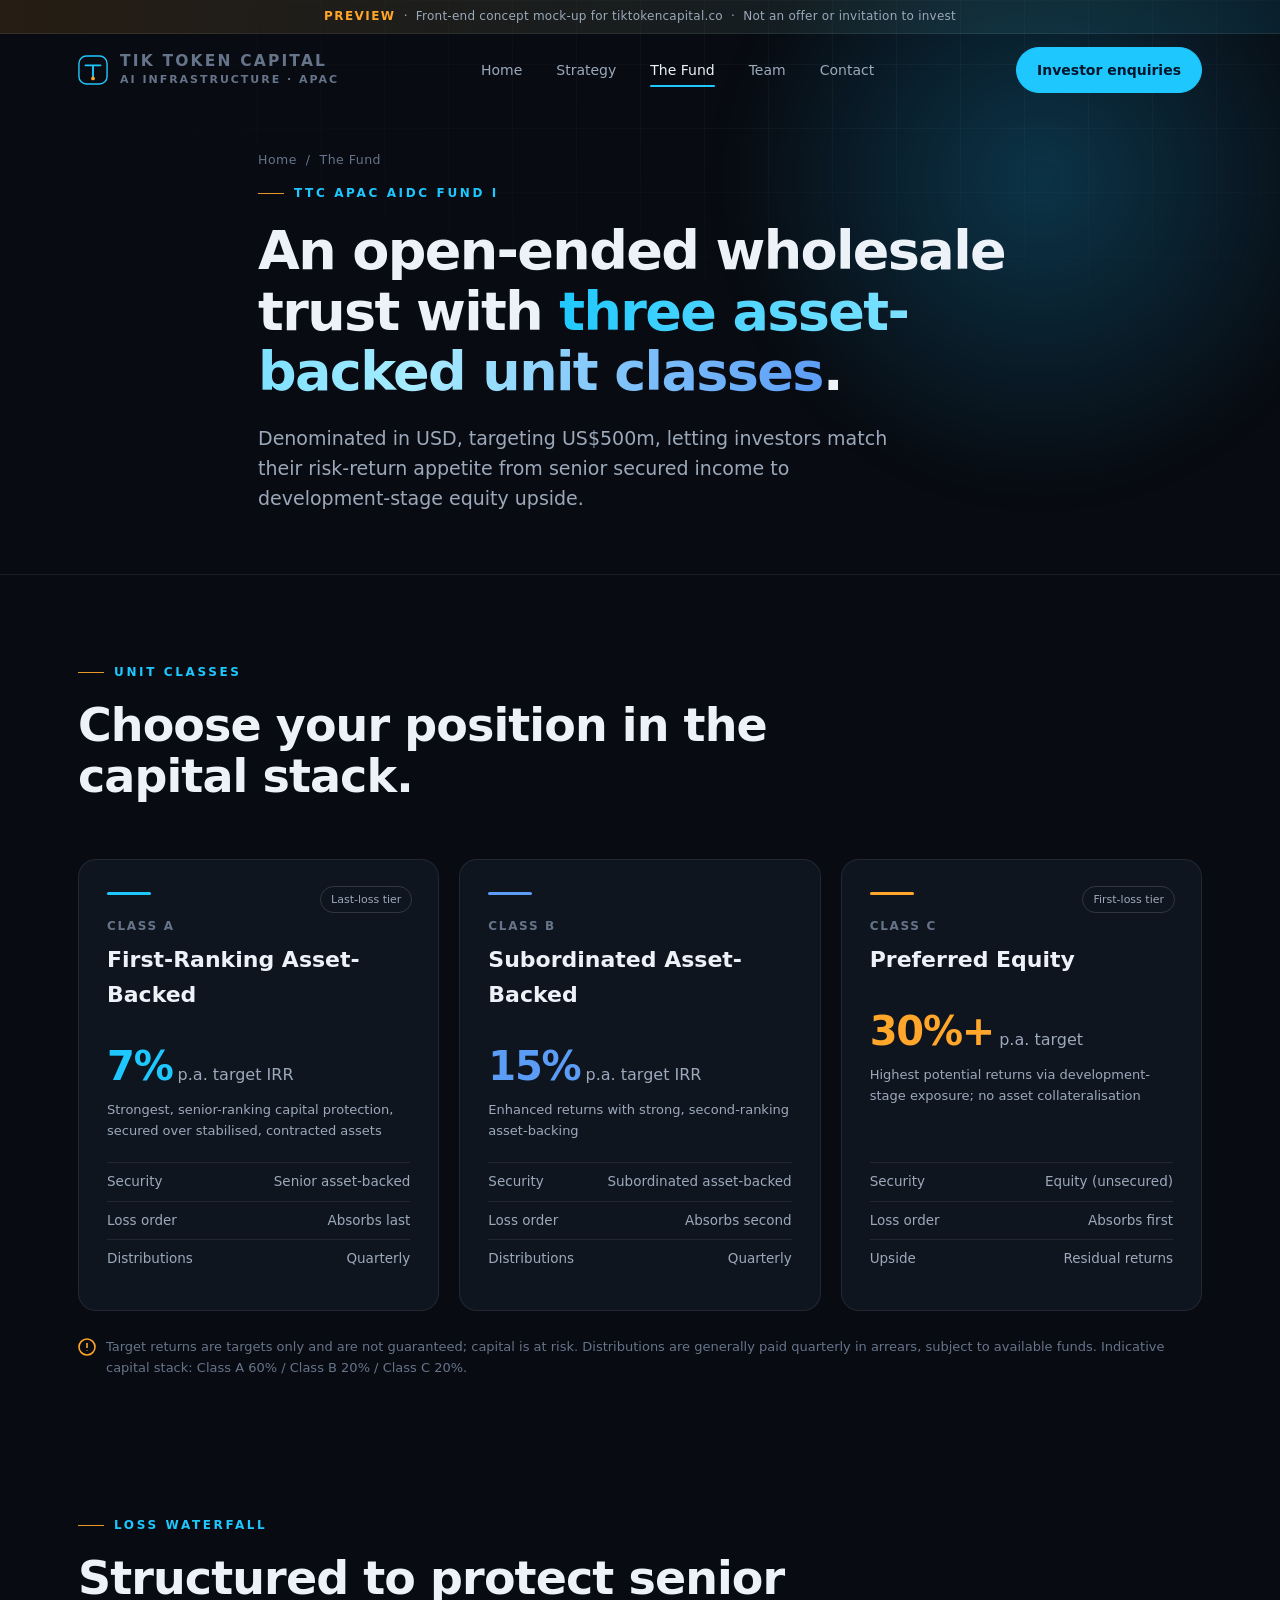
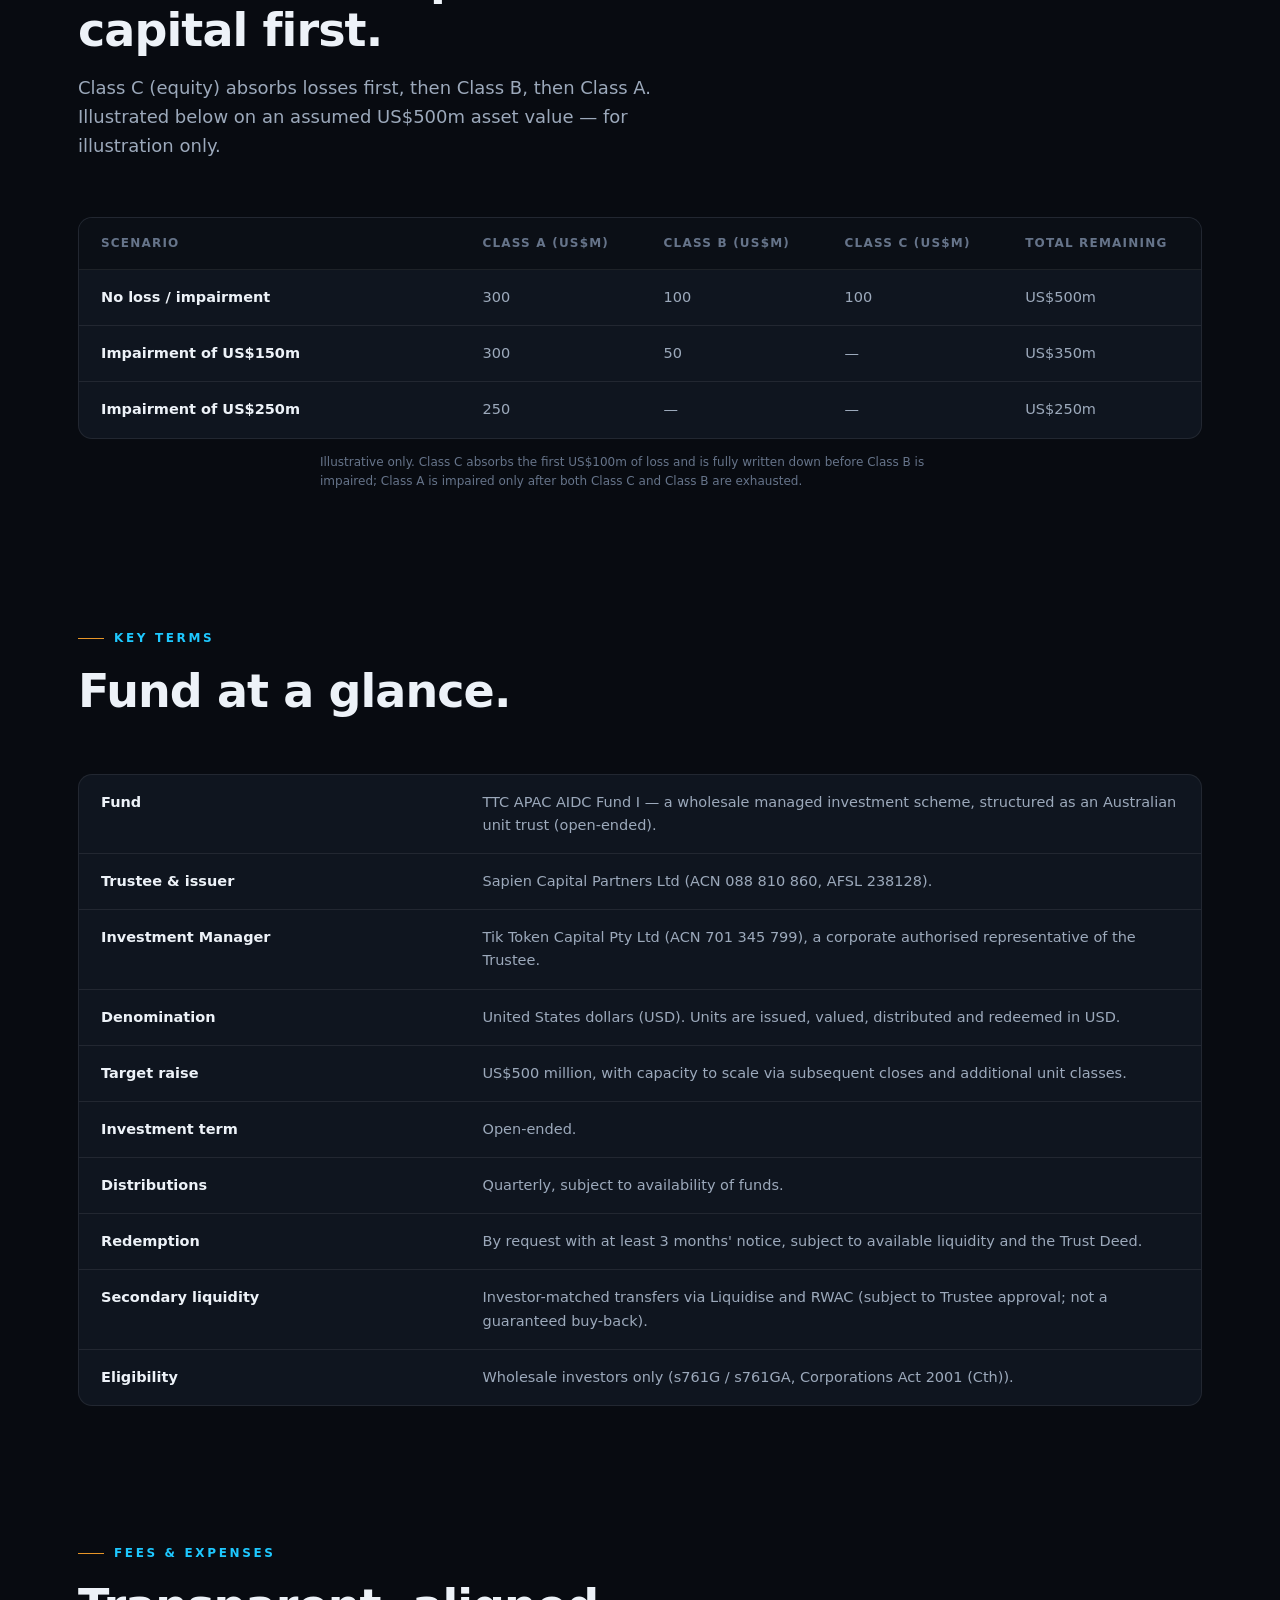
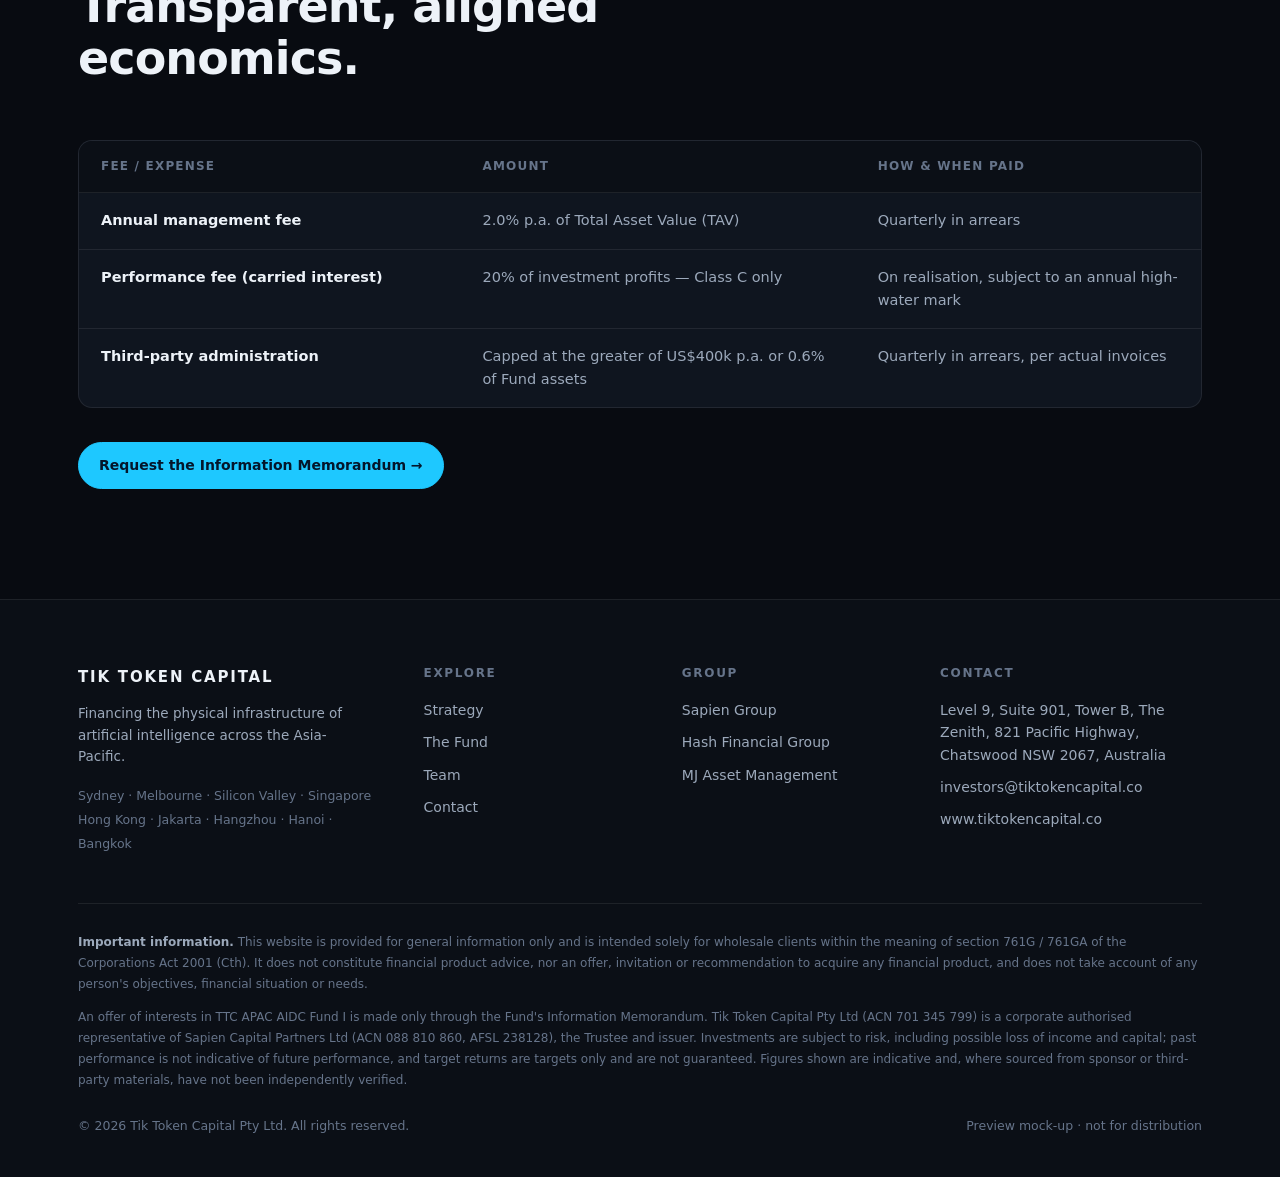
<file: tiktokencapital-site/fund.html>
<!doctype html>
<html lang="en">
<head>
<meta charset="utf-8" />
<meta name="viewport" content="width=device-width, initial-scale=1" />
<title>The Fund — Tik Token Capital</title>
<meta name="description" content="TTC APAC AIDC Fund I — an open-ended wholesale unit trust with three asset-backed unit classes, a defined loss waterfall, and transparent fees." />
<link rel="stylesheet" href="assets/styles.css" />
</head>
<body>

<div class="topbar" id="topbar">
<div class="mockbar"><b>PREVIEW</b> &nbsp;·&nbsp; Front-end concept mock-up for tiktokencapital.co &nbsp;·&nbsp; Not an offer or invitation to invest</div>
<header class="nav" id="nav">
  <div class="wrap nav-inner">
    <a href="index.html" class="brand" aria-label="Tik Token Capital home">
      <svg class="mark" viewBox="0 0 32 32" fill="none" aria-hidden="true">
        <rect x="1" y="1" width="30" height="30" rx="8" stroke="url(#mg)" stroke-width="1.5"/>
        <path d="M8 11h16M16 11v14" stroke="#1EC8FF" stroke-width="2" stroke-linecap="round"/>
        <circle cx="16" cy="25" r="2" fill="#FFA62B"/>
        <defs><linearGradient id="mg" x1="0" y1="0" x2="32" y2="32"><stop stop-color="#1EC8FF"/><stop offset="1" stop-color="#5B9CF6"/></linearGradient></defs>
      </svg>
      <span class="brandtext"><b>TIK TOKEN CAPITAL</b><span>AI Infrastructure · APAC</span></span>
    </a>
    <nav class="navlinks">
      <a href="index.html">Home</a>
      <a href="strategy.html">Strategy</a>
      <a href="fund.html" class="active">The Fund</a>
      <a href="team.html">Team</a>
      <a href="contact.html">Contact</a>
    </nav>
    <div class="nav-cta"><a href="contact.html" class="btn btn-primary">Investor enquiries</a></div>
    <button class="burger" id="burger" aria-label="Menu"><svg width="24" height="24" fill="none" stroke="currentColor" stroke-width="1.8"><path d="M3 6h18M3 12h18M3 18h18"/></svg></button>
  </div>
</header>
</div>
<nav class="mobile-menu" id="mobileMenu">
  <a href="index.html">Home</a><a href="strategy.html">Strategy</a><a href="fund.html">The Fund</a><a href="team.html">Team</a><a href="contact.html">Contact</a>
  <a href="contact.html" class="btn btn-primary">Investor enquiries →</a>
</nav>

<section class="page-hero">
  <div class="hero-bg"><div class="hero-grid"></div><div class="hero-glow"></div></div>
  <div class="wrap page-hero-inner">
    <div class="breadcrumb"><a href="index.html">Home</a> &nbsp;/&nbsp; The Fund</div>
    <span class="eyebrow">TTC APAC AIDC Fund I</span>
    <h1>An open-ended wholesale trust with <span class="accent">three asset-backed unit classes</span>.</h1>
    <p>Denominated in USD, targeting US$500m, letting investors match their risk-return appetite from senior secured income to development-stage equity upside.</p>
  </div>
</section>

<!-- UNIT CLASSES -->
<section class="section" style="padding-top:80px">
  <div class="wrap">
    <div class="section-head reveal">
      <span class="eyebrow">Unit classes</span>
      <h2>Choose your position in the capital stack.</h2>
    </div>
    <div class="classes reveal">
      <div class="card a"><div class="accent-line"></div><div class="flag">Last-loss tier</div><div class="tier">Class A</div><div class="cname">First-Ranking Asset-Backed</div><div class="ret">7%<small> p.a. target IRR</small></div><div class="rettag">Strongest, senior-ranking capital protection, secured over stabilised, contracted assets</div><ul><li><span>Security</span><span>Senior asset-backed</span></li><li><span>Loss order</span><span>Absorbs last</span></li><li><span>Distributions</span><span>Quarterly</span></li></ul></div>
      <div class="card b"><div class="accent-line"></div><div class="tier">Class B</div><div class="cname">Subordinated Asset-Backed</div><div class="ret">15%<small> p.a. target IRR</small></div><div class="rettag">Enhanced returns with strong, second-ranking asset-backing</div><ul><li><span>Security</span><span>Subordinated asset-backed</span></li><li><span>Loss order</span><span>Absorbs second</span></li><li><span>Distributions</span><span>Quarterly</span></li></ul></div>
      <div class="card c"><div class="accent-line"></div><div class="flag">First-loss tier</div><div class="tier">Class C</div><div class="cname">Preferred Equity</div><div class="ret">30%+<small> p.a. target</small></div><div class="rettag">Highest potential returns via development-stage exposure; no asset collateralisation</div><ul><li><span>Security</span><span>Equity (unsecured)</span></li><li><span>Loss order</span><span>Absorbs first</span></li><li><span>Upside</span><span>Residual returns</span></li></ul></div>
    </div>
    <div class="waterfall-note reveal">
      <svg width="18" height="18" fill="none" stroke="var(--gold)" stroke-width="1.6" style="flex:0 0 auto;margin-top:1px"><circle cx="9" cy="9" r="8"/><path d="M9 5v5M9 12.5v.5"/></svg>
      <span>Target returns are targets only and are not guaranteed; capital is at risk. Distributions are generally paid quarterly in arrears, subject to available funds. Indicative capital stack: Class A 60% / Class B 20% / Class C 20%.</span>
    </div>
  </div>
</section>

<!-- LOSS WATERFALL -->
<section class="section" style="padding-top:20px">
  <div class="wrap">
    <div class="section-head reveal">
      <span class="eyebrow">Loss waterfall</span>
      <h2>Structured to protect senior capital first.</h2>
      <p>Class C (equity) absorbs losses first, then Class B, then Class A. Illustrated below on an assumed US$500m asset value — for illustration only.</p>
    </div>
    <div class="table-wrap reveal">
      <table class="dtable">
        <thead><tr><th>Scenario</th><th>Class A (US$m)</th><th>Class B (US$m)</th><th>Class C (US$m)</th><th>Total remaining</th></tr></thead>
        <tbody>
          <tr><td>No loss / impairment</td><td>300</td><td>100</td><td>100</td><td>US$500m</td></tr>
          <tr><td>Impairment of US$150m</td><td>300</td><td>50</td><td>—</td><td>US$350m</td></tr>
          <tr><td>Impairment of US$250m</td><td>250</td><td>—</td><td>—</td><td>US$250m</td></tr>
        </tbody>
      </table>
    </div>
    <p class="partner-note" style="text-align:left;margin-top:14px">Illustrative only. Class C absorbs the first US$100m of loss and is fully written down before Class B is impaired; Class A is impaired only after both Class C and Class B are exhausted.</p>
  </div>
</section>

<!-- KEY TERMS -->
<section class="section" style="padding-top:20px">
  <div class="wrap">
    <div class="section-head reveal">
      <span class="eyebrow">Key terms</span>
      <h2>Fund at a glance.</h2>
    </div>
    <div class="table-wrap reveal">
      <table class="dtable">
        <tbody>
          <tr><td>Fund</td><td>TTC APAC AIDC Fund I — a wholesale managed investment scheme, structured as an Australian unit trust (open-ended).</td></tr>
          <tr><td>Trustee &amp; issuer</td><td>Sapien Capital Partners Ltd (ACN 088 810 860, AFSL 238128).</td></tr>
          <tr><td>Investment Manager</td><td>Tik Token Capital Pty Ltd (ACN 701 345 799), a corporate authorised representative of the Trustee.</td></tr>
          <tr><td>Denomination</td><td>United States dollars (USD). Units are issued, valued, distributed and redeemed in USD.</td></tr>
          <tr><td>Target raise</td><td>US$500 million, with capacity to scale via subsequent closes and additional unit classes.</td></tr>
          <tr><td>Investment term</td><td>Open-ended.</td></tr>
          <tr><td>Distributions</td><td>Quarterly, subject to availability of funds.</td></tr>
          <tr><td>Redemption</td><td>By request with at least 3 months' notice, subject to available liquidity and the Trust Deed.</td></tr>
          <tr><td>Secondary liquidity</td><td>Investor-matched transfers via Liquidise and RWAC (subject to Trustee approval; not a guaranteed buy-back).</td></tr>
          <tr><td>Eligibility</td><td>Wholesale investors only (s761G / s761GA, Corporations Act 2001 (Cth)).</td></tr>
        </tbody>
      </table>
    </div>
  </div>
</section>

<!-- FEES -->
<section class="section" style="padding-top:20px">
  <div class="wrap">
    <div class="section-head reveal">
      <span class="eyebrow">Fees &amp; expenses</span>
      <h2>Transparent, aligned economics.</h2>
    </div>
    <div class="table-wrap reveal">
      <table class="dtable">
        <thead><tr><th>Fee / expense</th><th>Amount</th><th>How &amp; when paid</th></tr></thead>
        <tbody>
          <tr><td>Annual management fee</td><td>2.0% p.a. of Total Asset Value (TAV)</td><td>Quarterly in arrears</td></tr>
          <tr><td>Performance fee (carried interest)</td><td>20% of investment profits — Class C only</td><td>On realisation, subject to an annual high-water mark</td></tr>
          <tr><td>Third-party administration</td><td>Capped at the greater of US$400k p.a. or 0.6% of Fund assets</td><td>Quarterly in arrears, per actual invoices</td></tr>
        </tbody>
      </table>
    </div>
    <div class="reveal" style="margin-top:34px"><a href="contact.html" class="btn btn-primary">Request the Information Memorandum →</a></div>
  </div>
</section>

<footer>
  <div class="wrap">
    <div class="foot-grid">
      <div class="foot-brand">
        <b>TIK TOKEN CAPITAL</b>
        <p class="muted">Financing the physical infrastructure of artificial intelligence across the Asia-Pacific.</p>
        <div class="offices" style="margin-top:16px">Sydney · Melbourne · Silicon Valley · Singapore<br>Hong Kong · Jakarta · Hangzhou · Hanoi · Bangkok</div>
      </div>
      <div>
        <h5>Explore</h5>
        <a href="strategy.html">Strategy</a>
        <a href="fund.html">The Fund</a>
        <a href="team.html">Team</a>
        <a href="contact.html">Contact</a>
      </div>
      <div>
        <h5>Group</h5>
        <a href="strategy.html">Sapien Group</a>
        <a href="strategy.html">Hash Financial Group</a>
        <a href="strategy.html">MJ Asset Management</a>
      </div>
      <div>
        <h5>Contact</h5>
        <p class="muted">Level 9, Suite 901, Tower B, The Zenith, 821 Pacific Highway, Chatswood NSW 2067, Australia</p>
        <a href="mailto:investors@tiktokencapital.co">investors@tiktokencapital.co</a>
        <a href="https://tiktokencapital.co">www.tiktokencapital.co</a>
      </div>
    </div>
    <div class="disclaimer">
      <p><strong style="color:var(--muted)">Important information.</strong> This website is provided for general information only and is intended solely for wholesale clients within the meaning of section 761G / 761GA of the Corporations Act 2001 (Cth). It does not constitute financial product advice, nor an offer, invitation or recommendation to acquire any financial product, and does not take account of any person's objectives, financial situation or needs.</p>
      <p>An offer of interests in TTC APAC AIDC Fund I is made only through the Fund's Information Memorandum. Tik Token Capital Pty Ltd (ACN 701 345 799) is a corporate authorised representative of Sapien Capital Partners Ltd (ACN 088 810 860, AFSL 238128), the Trustee and issuer. Investments are subject to risk, including possible loss of income and capital; past performance is not indicative of future performance, and target returns are targets only and are not guaranteed. Figures shown are indicative and, where sourced from sponsor or third-party materials, have not been independently verified.</p>
      <div class="foot-bottom">
        <span>© 2026 Tik Token Capital Pty Ltd. All rights reserved.</span>
        <span>Preview mock-up · not for distribution</span>
      </div>
    </div>
  </div>
</footer>
<script src="assets/app.js"></script>
</body>
</html>
</file>
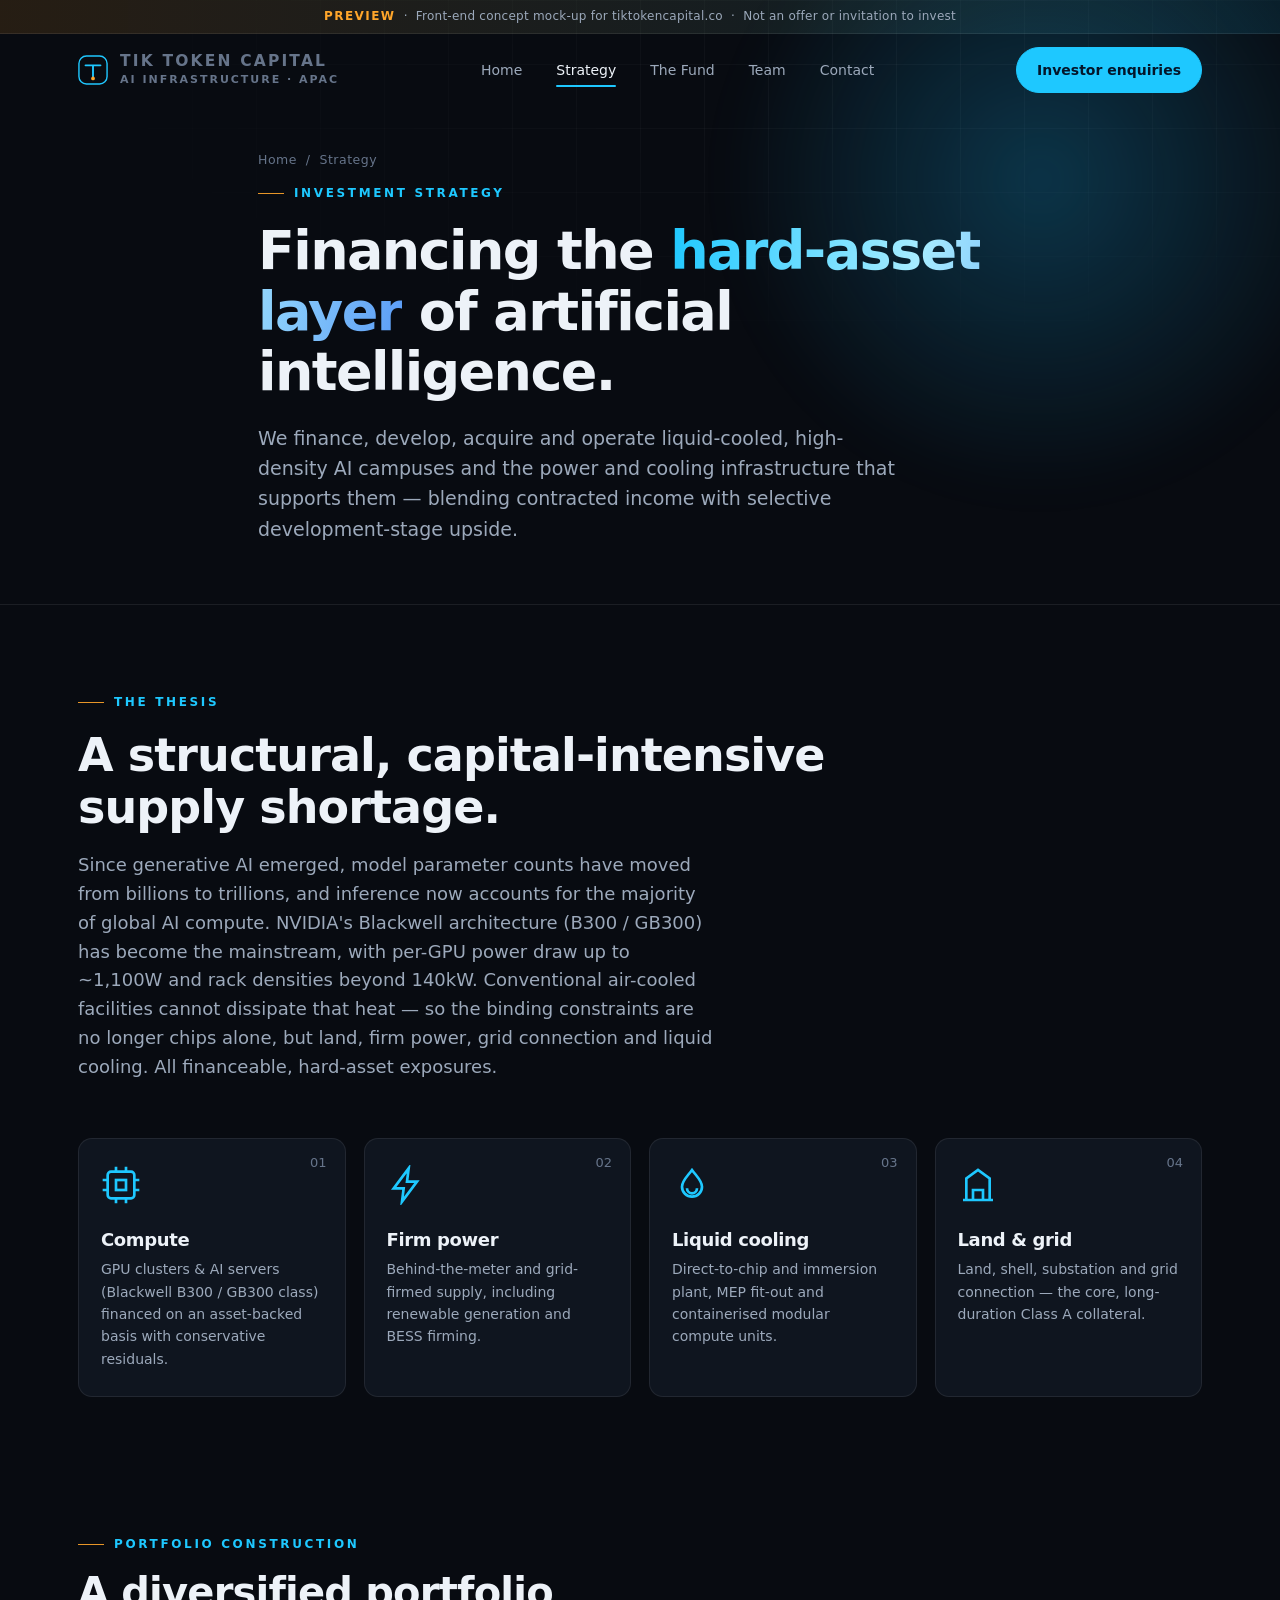
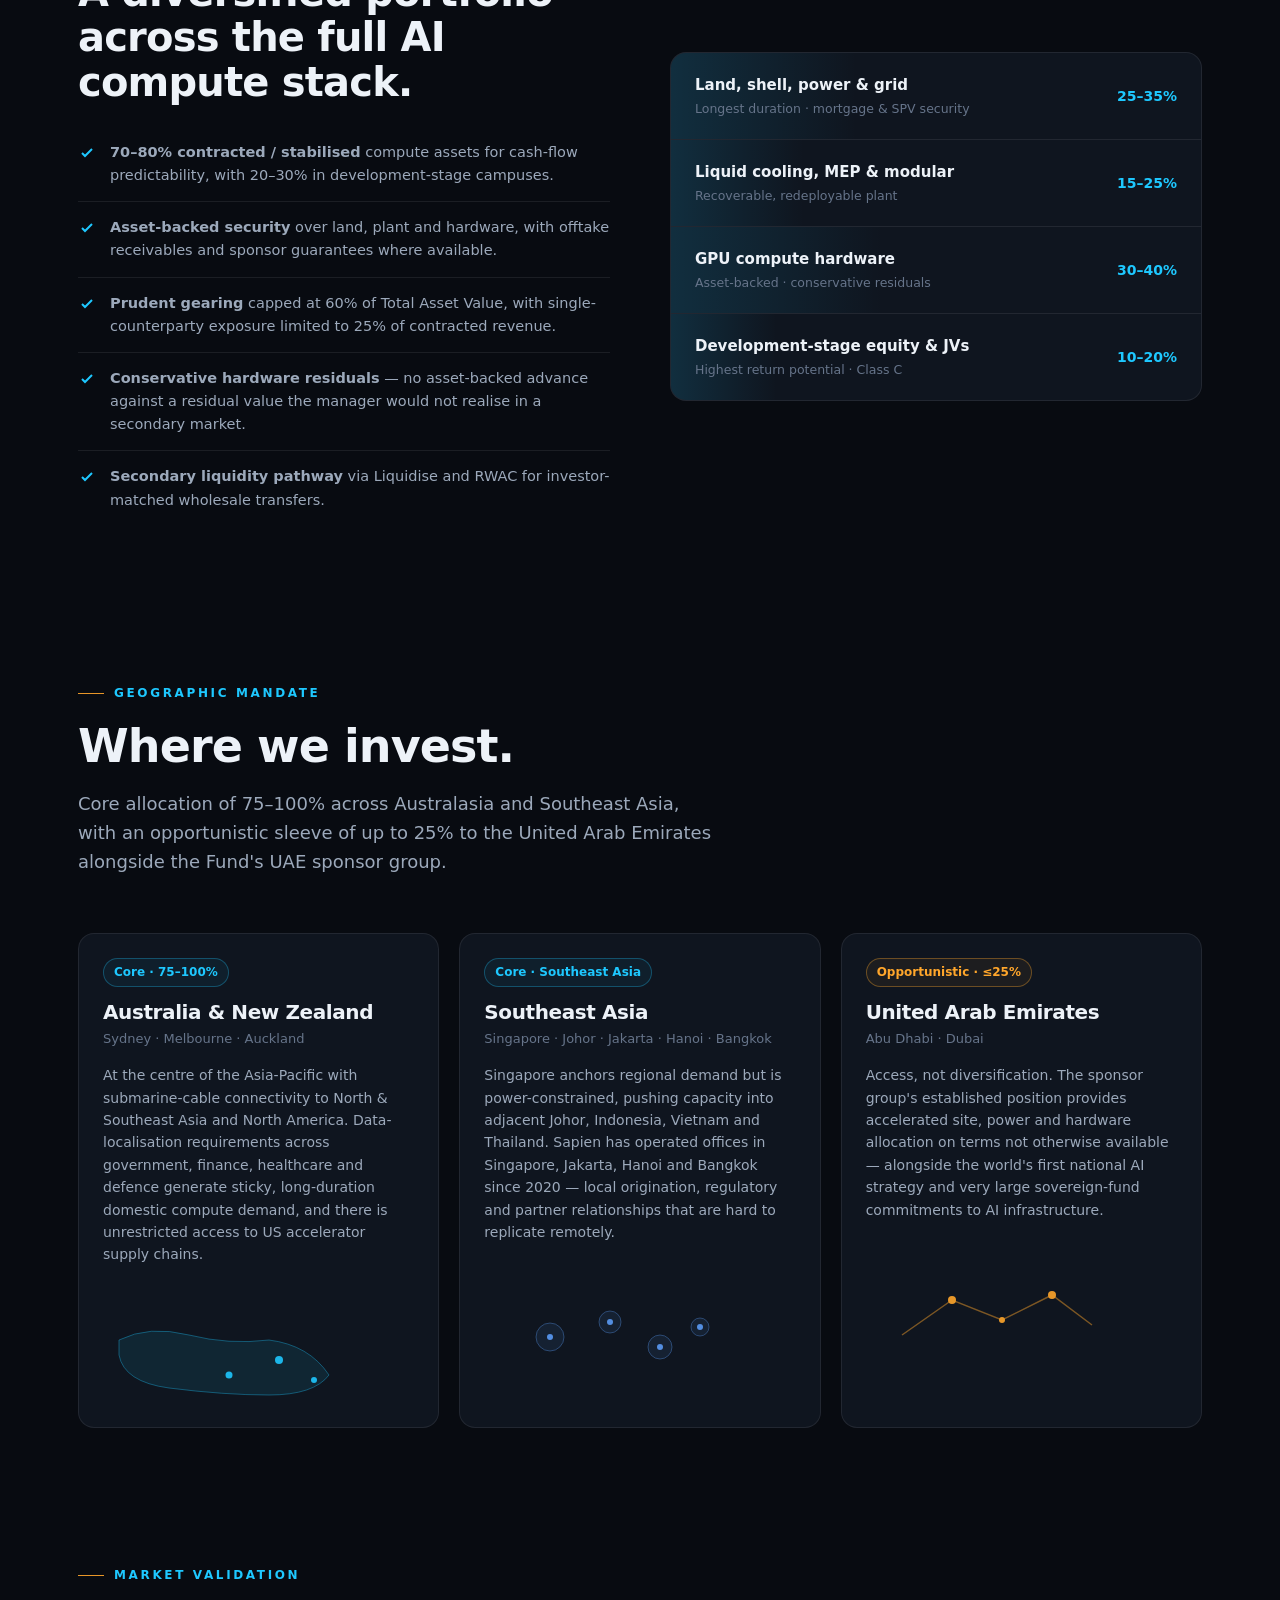
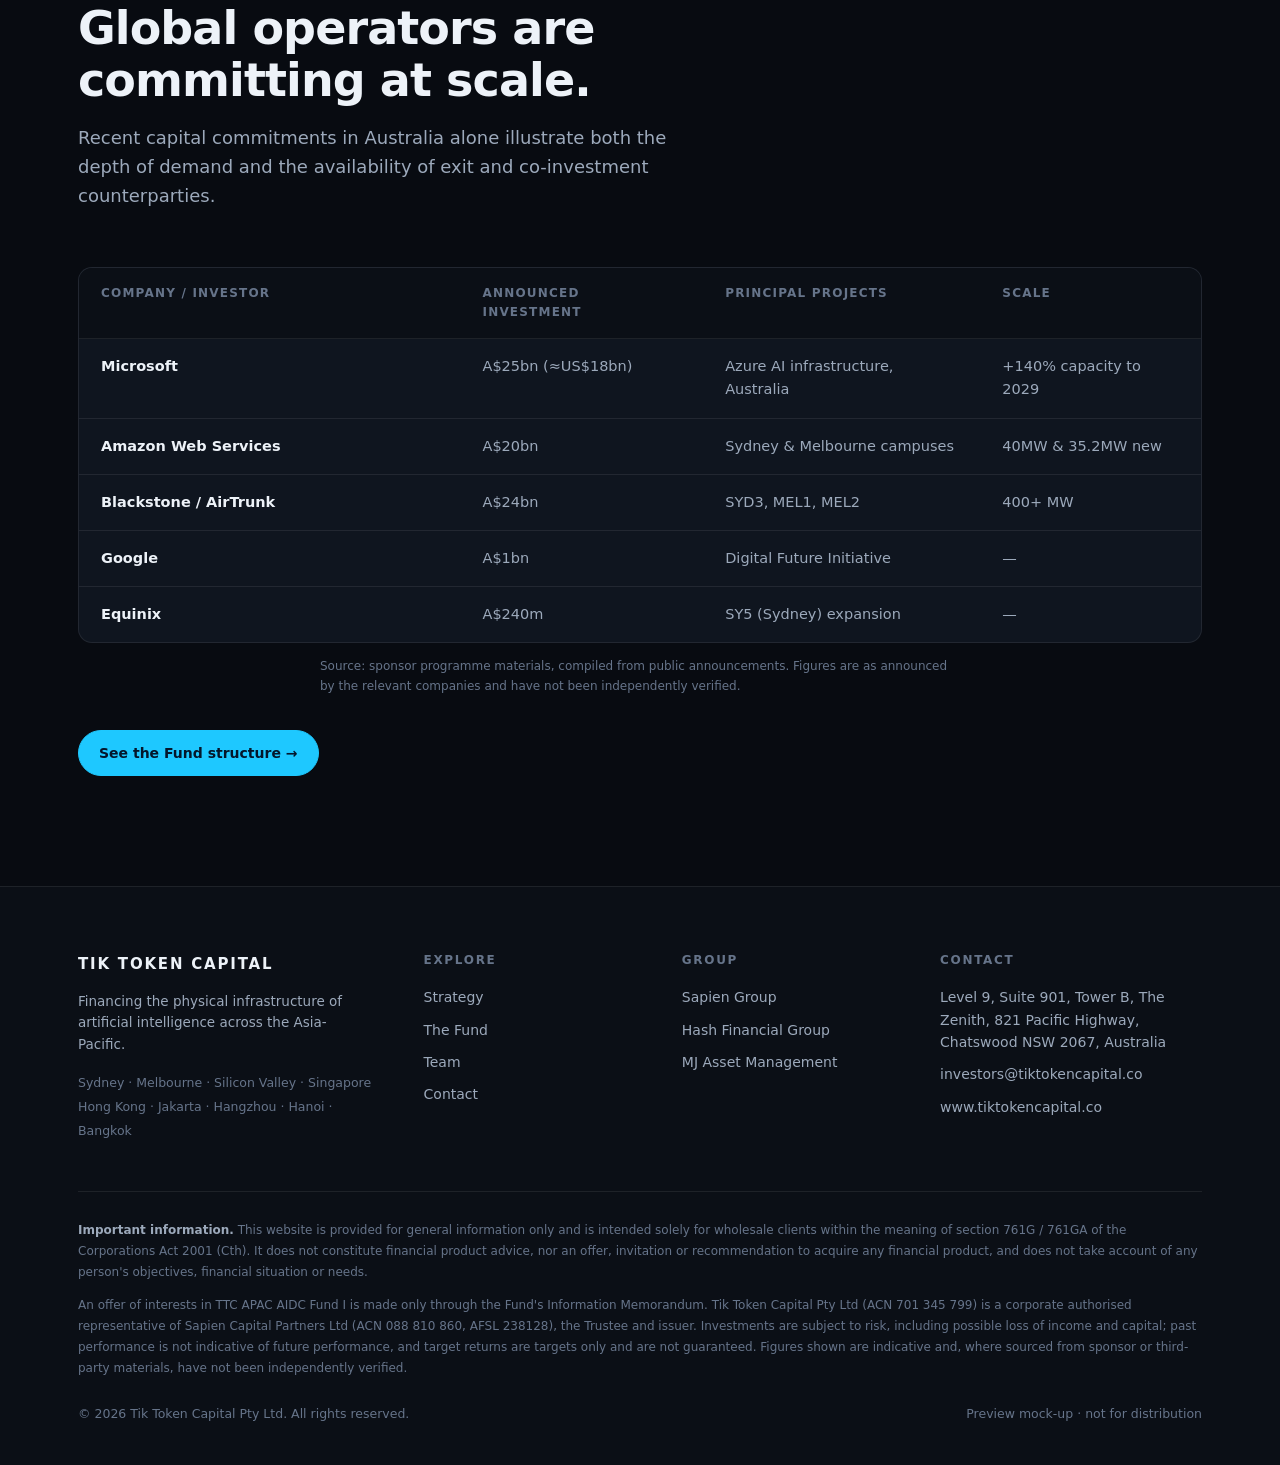
<file: tiktokencapital-site/strategy.html>
<!doctype html>
<html lang="en">
<head>
<meta charset="utf-8" />
<meta name="viewport" content="width=device-width, initial-scale=1" />
<title>Strategy — Tik Token Capital</title>
<meta name="description" content="The investment thesis and strategy behind Tik Token Capital: financing the land, power, cooling and compute of AI infrastructure across Australasia, Southeast Asia and the UAE." />
<link rel="stylesheet" href="assets/styles.css" />
</head>
<body>

<div class="topbar" id="topbar">
<div class="mockbar"><b>PREVIEW</b> &nbsp;·&nbsp; Front-end concept mock-up for tiktokencapital.co &nbsp;·&nbsp; Not an offer or invitation to invest</div>
<header class="nav" id="nav">
  <div class="wrap nav-inner">
    <a href="index.html" class="brand" aria-label="Tik Token Capital home">
      <svg class="mark" viewBox="0 0 32 32" fill="none" aria-hidden="true">
        <rect x="1" y="1" width="30" height="30" rx="8" stroke="url(#mg)" stroke-width="1.5"/>
        <path d="M8 11h16M16 11v14" stroke="#1EC8FF" stroke-width="2" stroke-linecap="round"/>
        <circle cx="16" cy="25" r="2" fill="#FFA62B"/>
        <defs><linearGradient id="mg" x1="0" y1="0" x2="32" y2="32"><stop stop-color="#1EC8FF"/><stop offset="1" stop-color="#5B9CF6"/></linearGradient></defs>
      </svg>
      <span class="brandtext"><b>TIK TOKEN CAPITAL</b><span>AI Infrastructure · APAC</span></span>
    </a>
    <nav class="navlinks">
      <a href="index.html">Home</a>
      <a href="strategy.html" class="active">Strategy</a>
      <a href="fund.html">The Fund</a>
      <a href="team.html">Team</a>
      <a href="contact.html">Contact</a>
    </nav>
    <div class="nav-cta"><a href="contact.html" class="btn btn-primary">Investor enquiries</a></div>
    <button class="burger" id="burger" aria-label="Menu"><svg width="24" height="24" fill="none" stroke="currentColor" stroke-width="1.8"><path d="M3 6h18M3 12h18M3 18h18"/></svg></button>
  </div>
</header>
</div>
<nav class="mobile-menu" id="mobileMenu">
  <a href="index.html">Home</a><a href="strategy.html">Strategy</a><a href="fund.html">The Fund</a><a href="team.html">Team</a><a href="contact.html">Contact</a>
  <a href="contact.html" class="btn btn-primary">Investor enquiries →</a>
</nav>

<!-- PAGE HERO -->
<section class="page-hero">
  <div class="hero-bg"><div class="hero-grid"></div><div class="hero-glow"></div></div>
  <div class="wrap page-hero-inner">
    <div class="breadcrumb"><a href="index.html">Home</a> &nbsp;/&nbsp; Strategy</div>
    <span class="eyebrow">Investment strategy</span>
    <h1>Financing the <span class="accent">hard-asset layer</span> of artificial intelligence.</h1>
    <p>We finance, develop, acquire and operate liquid-cooled, high-density AI campuses and the power and cooling infrastructure that supports them — blending contracted income with selective development-stage upside.</p>
  </div>
</section>

<!-- THESIS -->
<section class="section" style="padding-top:80px">
  <div class="wrap">
    <div class="section-head reveal">
      <span class="eyebrow">The thesis</span>
      <h2>A structural, capital-intensive supply shortage.</h2>
      <p>Since generative AI emerged, model parameter counts have moved from billions to trillions, and inference now accounts for the majority of global AI compute. NVIDIA's Blackwell architecture (B300 / GB300) has become the mainstream, with per-GPU power draw up to ~1,100W and rack densities beyond 140kW. Conventional air-cooled facilities cannot dissipate that heat — so the binding constraints are no longer chips alone, but land, firm power, grid connection and liquid cooling. All financeable, hard-asset exposures.</p>
    </div>
    <div class="constraints reveal">
      <div class="cx"><span class="num">01</span>
        <svg class="ico" viewBox="0 0 24 24" fill="none" stroke="currentColor" stroke-width="1.6"><rect x="4" y="4" width="16" height="16" rx="2"/><rect x="9" y="9" width="6" height="6"/><path d="M9 1v3M15 1v3M9 20v3M15 20v3M1 9h3M1 15h3M20 9h3M20 15h3"/></svg>
        <h3>Compute</h3><p>GPU clusters &amp; AI servers (Blackwell B300 / GB300 class) financed on an asset-backed basis with conservative residuals.</p></div>
      <div class="cx"><span class="num">02</span>
        <svg class="ico" viewBox="0 0 24 24" fill="none" stroke="currentColor" stroke-width="1.6"><path d="M13 2 4 14h6l-1 8 9-12h-6z"/></svg>
        <h3>Firm power</h3><p>Behind-the-meter and grid-firmed supply, including renewable generation and BESS firming.</p></div>
      <div class="cx"><span class="num">03</span>
        <svg class="ico" viewBox="0 0 24 24" fill="none" stroke="currentColor" stroke-width="1.6"><path d="M12 3c3 4 6 6.5 6 10a6 6 0 0 1-12 0c0-3.5 3-6 6-10z"/><path d="M9 14a3 3 0 0 0 6 0"/></svg>
        <h3>Liquid cooling</h3><p>Direct-to-chip and immersion plant, MEP fit-out and containerised modular compute units.</p></div>
      <div class="cx"><span class="num">04</span>
        <svg class="ico" viewBox="0 0 24 24" fill="none" stroke="currentColor" stroke-width="1.6"><path d="M3 21h18M5 21V8l7-5 7 5v13M9 21v-6h6v6"/></svg>
        <h3>Land &amp; grid</h3><p>Land, shell, substation and grid connection — the core, long-duration Class A collateral.</p></div>
    </div>
  </div>
</section>

<!-- STACK -->
<section class="section" style="padding-top:20px">
  <div class="wrap split rev">
    <div class="col-visual reveal">
      <div class="stack-viz">
        <div class="stack-row"><span class="bar" style="width:35%"></span><div><div class="lbl">Land, shell, power &amp; grid</div><div class="sub">Longest duration · mortgage &amp; SPV security</div></div><div class="val">25–35%</div></div>
        <div class="stack-row"><span class="bar" style="width:25%"></span><div><div class="lbl">Liquid cooling, MEP &amp; modular</div><div class="sub">Recoverable, redeployable plant</div></div><div class="val">15–25%</div></div>
        <div class="stack-row"><span class="bar" style="width:40%"></span><div><div class="lbl">GPU compute hardware</div><div class="sub">Asset-backed · conservative residuals</div></div><div class="val">30–40%</div></div>
        <div class="stack-row"><span class="bar" style="width:20%"></span><div><div class="lbl">Development-stage equity &amp; JVs</div><div class="sub">Highest return potential · Class C</div></div><div class="val">10–20%</div></div>
      </div>
    </div>
    <div class="col-copy reveal">
      <span class="eyebrow">Portfolio construction</span>
      <h2 style="font-size:clamp(26px,3.6vw,40px);margin:16px 0 18px">A diversified portfolio across the full AI compute stack.</h2>
      <ul class="feature-list">
        <li><svg class="tick" width="18" height="18" fill="none" stroke="currentColor" stroke-width="2"><path d="M4 9l3 3 7-7"/></svg><span><b>70–80% contracted / stabilised</b> compute assets for cash-flow predictability, with 20–30% in development-stage campuses.</span></li>
        <li><svg class="tick" width="18" height="18" fill="none" stroke="currentColor" stroke-width="2"><path d="M4 9l3 3 7-7"/></svg><span><b>Asset-backed security</b> over land, plant and hardware, with offtake receivables and sponsor guarantees where available.</span></li>
        <li><svg class="tick" width="18" height="18" fill="none" stroke="currentColor" stroke-width="2"><path d="M4 9l3 3 7-7"/></svg><span><b>Prudent gearing</b> capped at 60% of Total Asset Value, with single-counterparty exposure limited to 25% of contracted revenue.</span></li>
        <li><svg class="tick" width="18" height="18" fill="none" stroke="currentColor" stroke-width="2"><path d="M4 9l3 3 7-7"/></svg><span><b>Conservative hardware residuals</b> — no asset-backed advance against a residual value the manager would not realise in a secondary market.</span></li>
        <li><svg class="tick" width="18" height="18" fill="none" stroke="currentColor" stroke-width="2"><path d="M4 9l3 3 7-7"/></svg><span><b>Secondary liquidity pathway</b> via Liquidise and RWAC for investor-matched wholesale transfers.</span></li>
      </ul>
    </div>
  </div>
</section>

<!-- REGIONS -->
<section class="section" id="regions" style="padding-top:40px">
  <div class="wrap">
    <div class="section-head reveal">
      <span class="eyebrow">Geographic mandate</span>
      <h2>Where we invest.</h2>
      <p>Core allocation of 75–100% across Australasia and Southeast Asia, with an opportunistic sleeve of up to 25% to the United Arab Emirates alongside the Fund's UAE sponsor group.</p>
    </div>
    <div class="regions reveal">
      <div class="region"><div class="top"><span class="alloc">Core · 75–100%</span></div><h3>Australia &amp; New Zealand</h3><div class="markets">Sydney · Melbourne · Auckland</div><p>At the centre of the Asia-Pacific with submarine-cable connectivity to North &amp; Southeast Asia and North America. Data-localisation requirements across government, finance, healthcare and defence generate sticky, long-duration domestic compute demand, and there is unrestricted access to US accelerator supply chains.</p>
        <svg class="rmap" viewBox="0 0 300 120" fill="none"><path d="M40 40 Q70 25 110 35 T190 40 Q230 45 250 75 Q235 95 190 95 T90 88 Q45 82 40 55 Z" fill="rgba(30,200,255,.10)" stroke="rgba(30,200,255,.4)"/><circle cx="200" cy="60" r="4" fill="#1EC8FF"/><circle cx="150" cy="75" r="3.5" fill="#1EC8FF"/><circle cx="235" cy="80" r="3" fill="#1EC8FF"/></svg></div>
      <div class="region"><div class="top"><span class="alloc">Core · Southeast Asia</span></div><h3>Southeast Asia</h3><div class="markets">Singapore · Johor · Jakarta · Hanoi · Bangkok</div><p>Singapore anchors regional demand but is power-constrained, pushing capacity into adjacent Johor, Indonesia, Vietnam and Thailand. Sapien has operated offices in Singapore, Jakarta, Hanoi and Bangkok since 2020 — local origination, regulatory and partner relationships that are hard to replicate remotely.</p>
        <svg class="rmap" viewBox="0 0 300 120" fill="none"><g stroke="rgba(91,156,246,.4)" fill="rgba(91,156,246,.10)"><circle cx="90" cy="60" r="14"/><circle cx="150" cy="45" r="11"/><circle cx="200" cy="70" r="12"/><circle cx="240" cy="50" r="9"/></g><g fill="#5B9CF6"><circle cx="90" cy="60" r="3"/><circle cx="150" cy="45" r="3"/><circle cx="200" cy="70" r="3"/><circle cx="240" cy="50" r="3"/></g></svg></div>
      <div class="region"><div class="top"><span class="alloc" style="color:var(--gold);border-color:rgba(255,166,43,.35);background:rgba(255,166,43,.06)">Opportunistic · ≤25%</span></div><h3>United Arab Emirates</h3><div class="markets">Abu Dhabi · Dubai</div><p>Access, not diversification. The sponsor group's established position provides accelerated site, power and hardware allocation on terms not otherwise available — alongside the world's first national AI strategy and very large sovereign-fund commitments to AI infrastructure.</p>
        <svg class="rmap" viewBox="0 0 300 120" fill="none"><path d="M60 80 L110 45 L160 65 L210 40 L250 70" stroke="rgba(255,166,43,.5)" stroke-width="1.5" fill="none"/><g fill="#FFA62B"><circle cx="110" cy="45" r="4"/><circle cx="210" cy="40" r="4"/><circle cx="160" cy="65" r="3"/></g></svg></div>
    </div>
  </div>
</section>

<!-- CAPITAL VALIDATION -->
<section class="section" style="padding-top:20px">
  <div class="wrap">
    <div class="section-head reveal">
      <span class="eyebrow">Market validation</span>
      <h2>Global operators are committing at scale.</h2>
      <p>Recent capital commitments in Australia alone illustrate both the depth of demand and the availability of exit and co-investment counterparties.</p>
    </div>
    <div class="table-wrap reveal">
      <table class="dtable">
        <thead><tr><th>Company / Investor</th><th>Announced investment</th><th>Principal projects</th><th>Scale</th></tr></thead>
        <tbody>
          <tr><td>Microsoft</td><td>A$25bn (≈US$18bn)</td><td>Azure AI infrastructure, Australia</td><td>+140% capacity to 2029</td></tr>
          <tr><td>Amazon Web Services</td><td>A$20bn</td><td>Sydney &amp; Melbourne campuses</td><td>40MW &amp; 35.2MW new</td></tr>
          <tr><td>Blackstone / AirTrunk</td><td>A$24bn</td><td>SYD3, MEL1, MEL2</td><td>400+ MW</td></tr>
          <tr><td>Google</td><td>A$1bn</td><td>Digital Future Initiative</td><td>—</td></tr>
          <tr><td>Equinix</td><td>A$240m</td><td>SY5 (Sydney) expansion</td><td>—</td></tr>
        </tbody>
      </table>
    </div>
    <p class="partner-note" style="text-align:left;margin-top:14px">Source: sponsor programme materials, compiled from public announcements. Figures are as announced by the relevant companies and have not been independently verified.</p>
    <div class="reveal" style="margin-top:34px"><a href="fund.html" class="btn btn-primary">See the Fund structure →</a></div>
  </div>
</section>

<footer>
  <div class="wrap">
    <div class="foot-grid">
      <div class="foot-brand">
        <b>TIK TOKEN CAPITAL</b>
        <p class="muted">Financing the physical infrastructure of artificial intelligence across the Asia-Pacific.</p>
        <div class="offices" style="margin-top:16px">Sydney · Melbourne · Silicon Valley · Singapore<br>Hong Kong · Jakarta · Hangzhou · Hanoi · Bangkok</div>
      </div>
      <div>
        <h5>Explore</h5>
        <a href="strategy.html">Strategy</a>
        <a href="fund.html">The Fund</a>
        <a href="team.html">Team</a>
        <a href="contact.html">Contact</a>
      </div>
      <div>
        <h5>Group</h5>
        <a href="strategy.html">Sapien Group</a>
        <a href="strategy.html">Hash Financial Group</a>
        <a href="strategy.html">MJ Asset Management</a>
      </div>
      <div>
        <h5>Contact</h5>
        <p class="muted">Level 9, Suite 901, Tower B, The Zenith, 821 Pacific Highway, Chatswood NSW 2067, Australia</p>
        <a href="mailto:investors@tiktokencapital.co">investors@tiktokencapital.co</a>
        <a href="https://tiktokencapital.co">www.tiktokencapital.co</a>
      </div>
    </div>
    <div class="disclaimer">
      <p><strong style="color:var(--muted)">Important information.</strong> This website is provided for general information only and is intended solely for wholesale clients within the meaning of section 761G / 761GA of the Corporations Act 2001 (Cth). It does not constitute financial product advice, nor an offer, invitation or recommendation to acquire any financial product, and does not take account of any person's objectives, financial situation or needs.</p>
      <p>An offer of interests in TTC APAC AIDC Fund I is made only through the Fund's Information Memorandum. Tik Token Capital Pty Ltd (ACN 701 345 799) is a corporate authorised representative of Sapien Capital Partners Ltd (ACN 088 810 860, AFSL 238128), the Trustee and issuer. Investments are subject to risk, including possible loss of income and capital; past performance is not indicative of future performance, and target returns are targets only and are not guaranteed. Figures shown are indicative and, where sourced from sponsor or third-party materials, have not been independently verified.</p>
      <div class="foot-bottom">
        <span>© 2026 Tik Token Capital Pty Ltd. All rights reserved.</span>
        <span>Preview mock-up · not for distribution</span>
      </div>
    </div>
  </div>
</footer>
<script src="assets/app.js"></script>
</body>
</html>
</file>
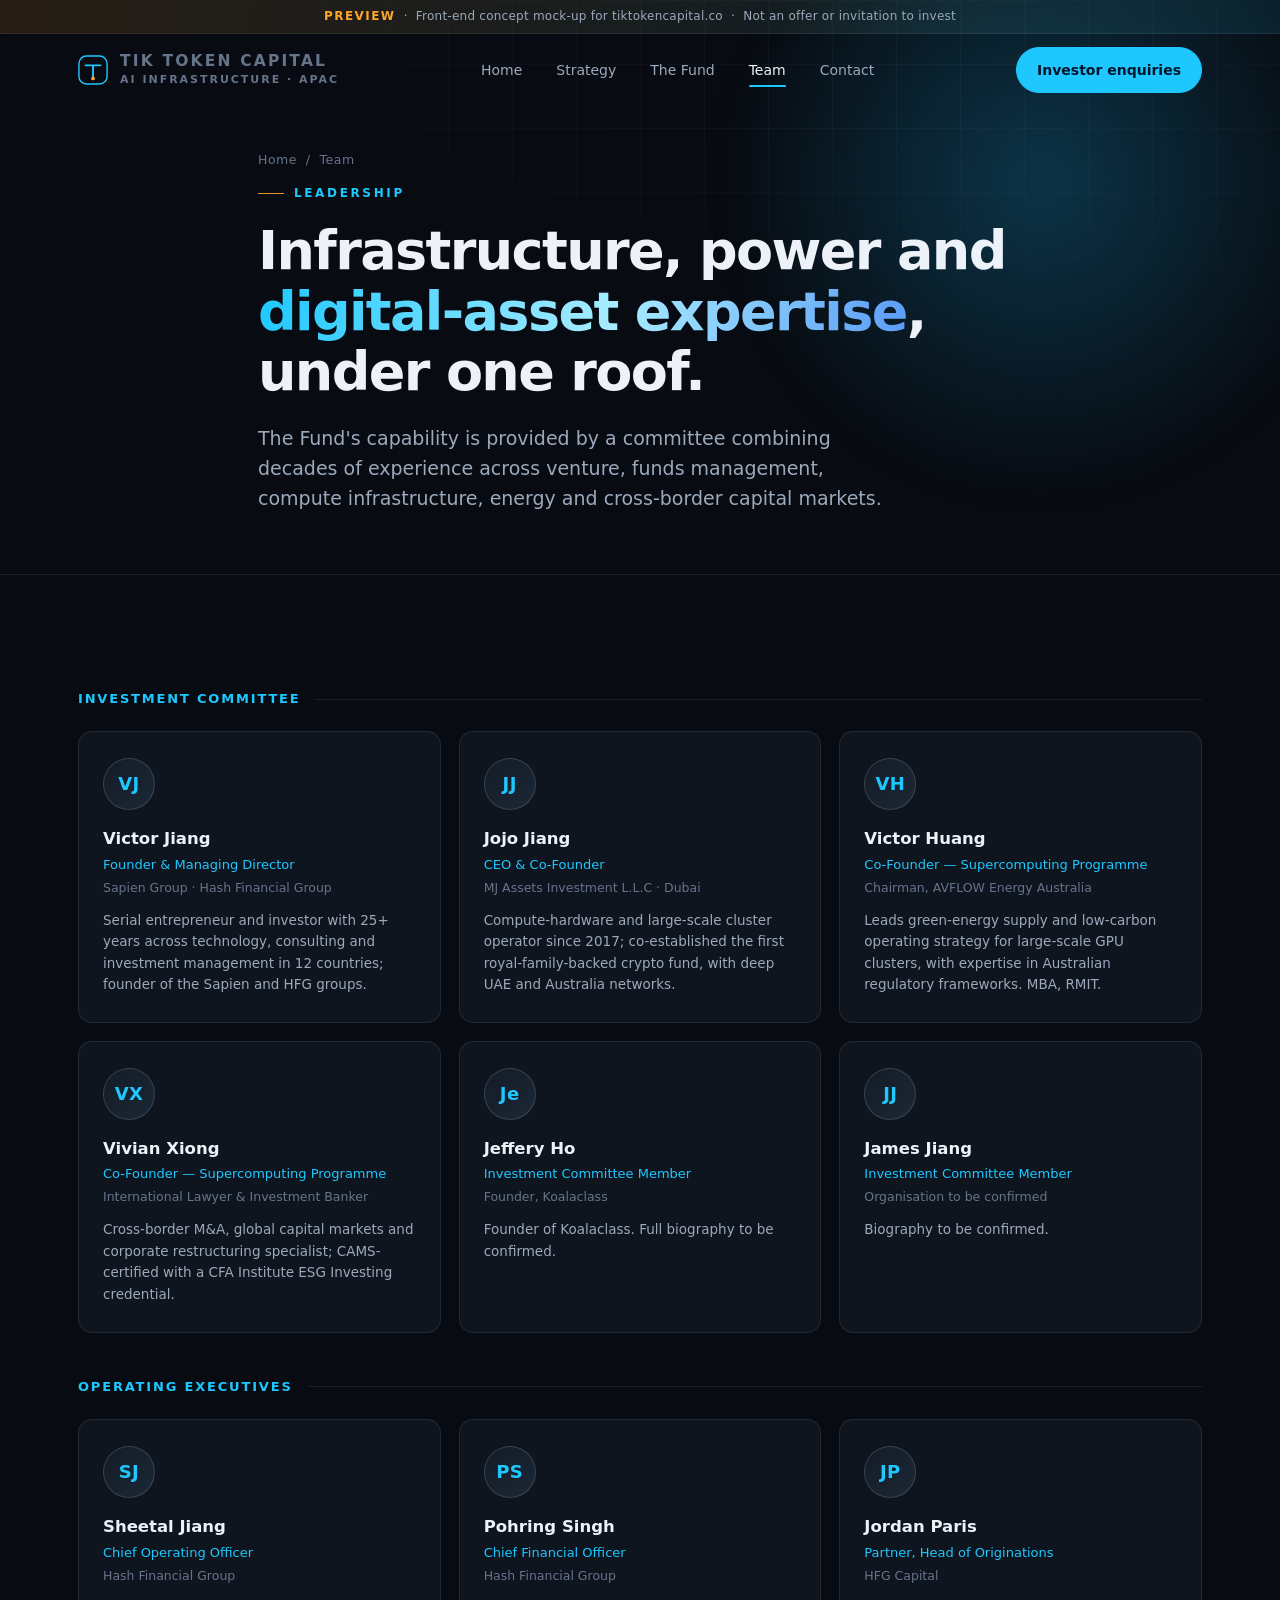
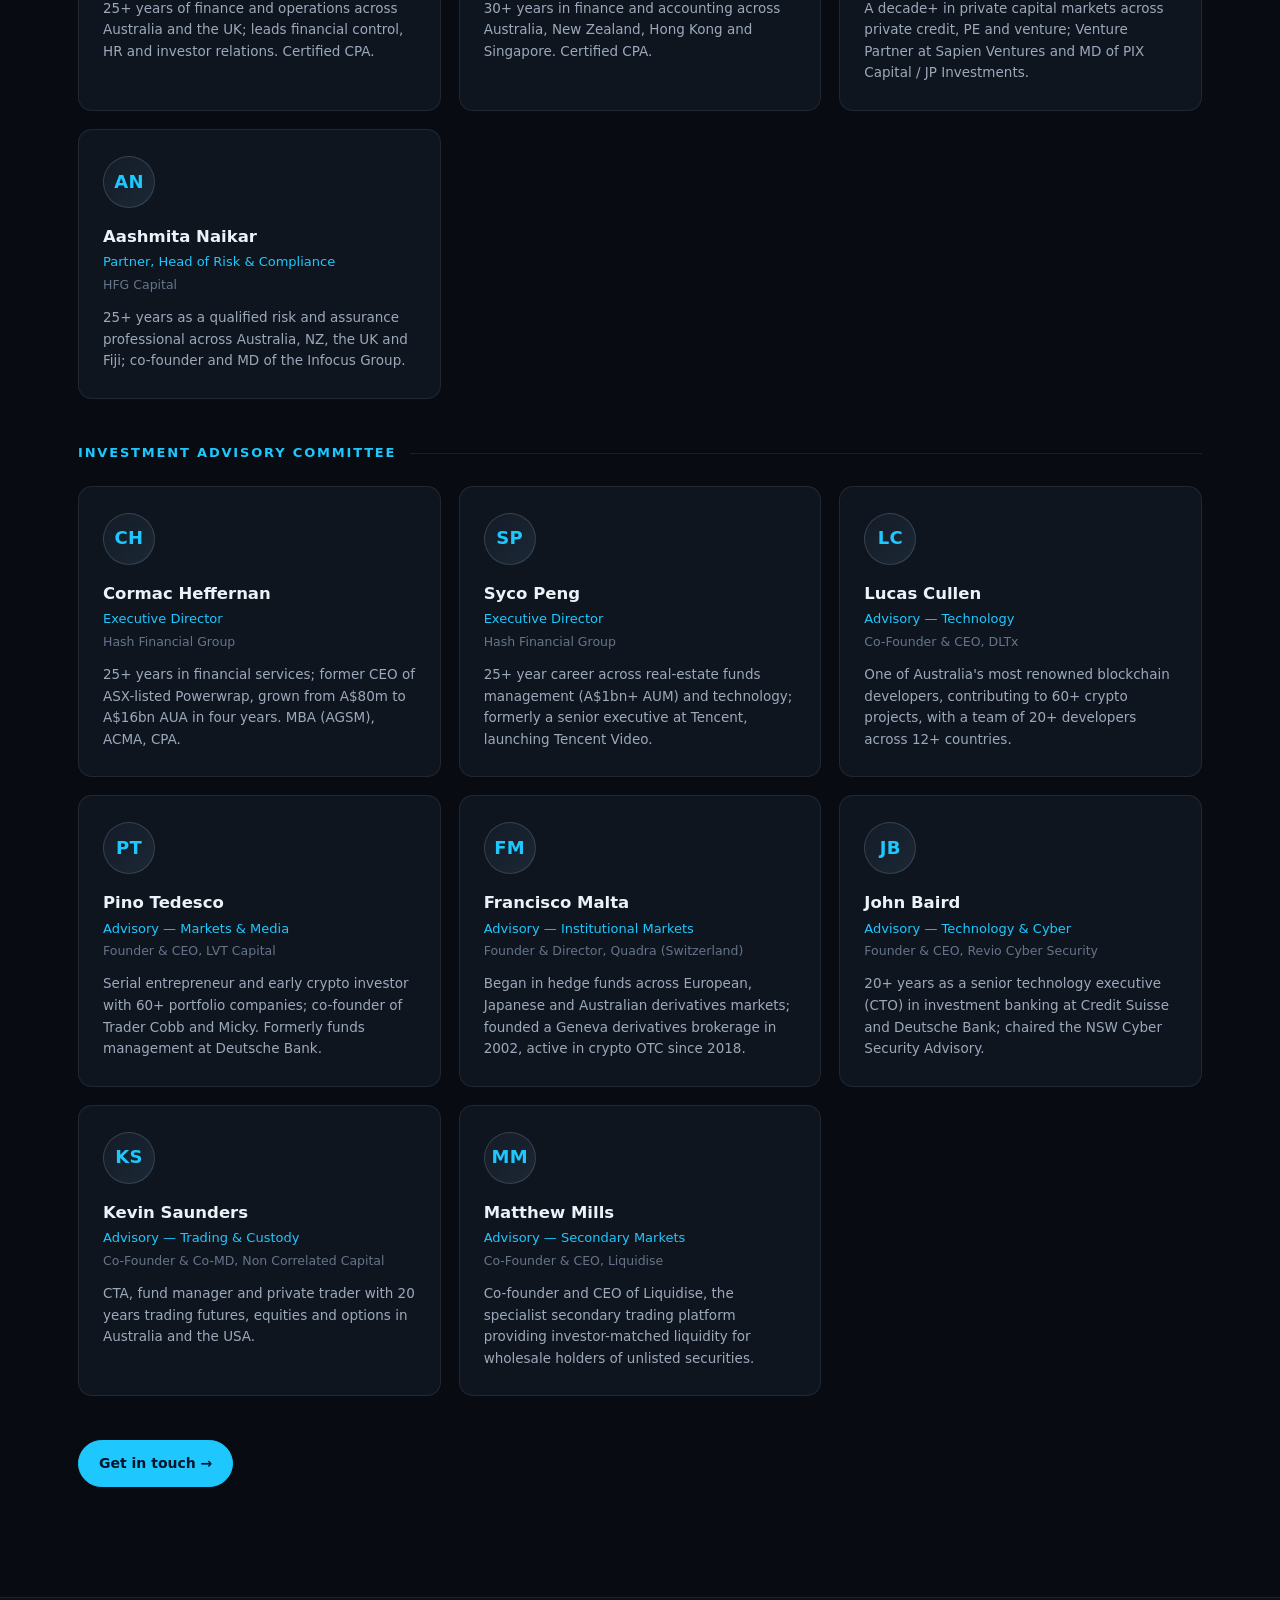
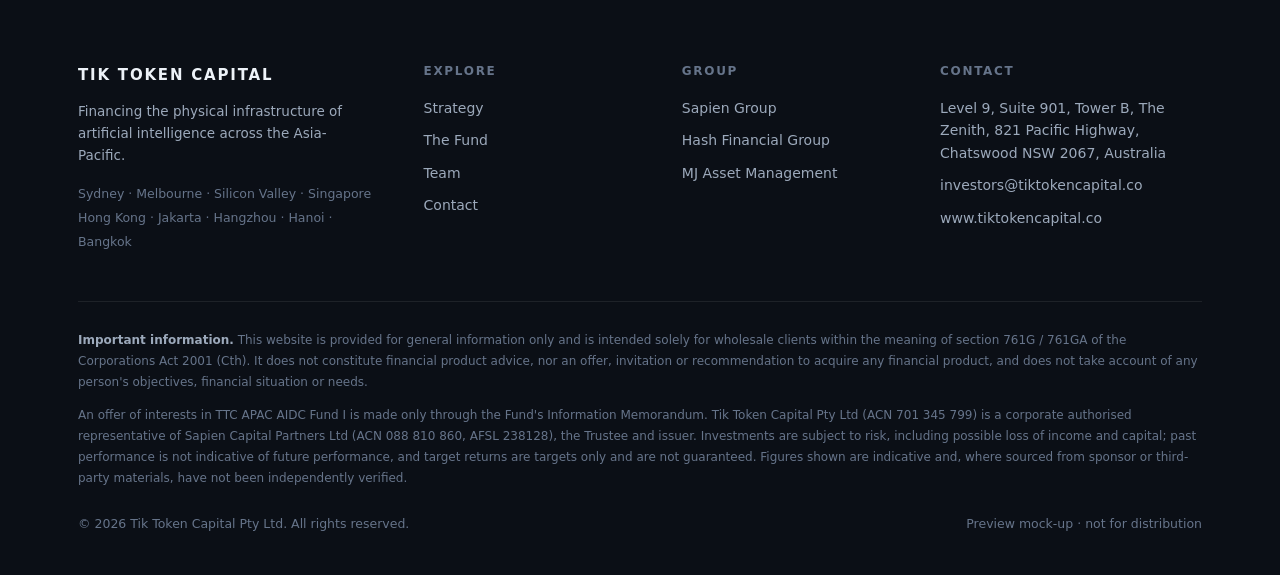
<file: tiktokencapital-site/team.html>
<!doctype html>
<html lang="en">
<head>
<meta charset="utf-8" />
<meta name="viewport" content="width=device-width, initial-scale=1" />
<title>Team — Tik Token Capital</title>
<meta name="description" content="The investment committee, operating executives and advisory committee behind Tik Token Capital and TTC APAC AIDC Fund I." />
<link rel="stylesheet" href="assets/styles.css" />
</head>
<body>

<div class="topbar" id="topbar">
<div class="mockbar"><b>PREVIEW</b> &nbsp;·&nbsp; Front-end concept mock-up for tiktokencapital.co &nbsp;·&nbsp; Not an offer or invitation to invest</div>
<header class="nav" id="nav">
  <div class="wrap nav-inner">
    <a href="index.html" class="brand" aria-label="Tik Token Capital home">
      <svg class="mark" viewBox="0 0 32 32" fill="none" aria-hidden="true">
        <rect x="1" y="1" width="30" height="30" rx="8" stroke="url(#mg)" stroke-width="1.5"/>
        <path d="M8 11h16M16 11v14" stroke="#1EC8FF" stroke-width="2" stroke-linecap="round"/>
        <circle cx="16" cy="25" r="2" fill="#FFA62B"/>
        <defs><linearGradient id="mg" x1="0" y1="0" x2="32" y2="32"><stop stop-color="#1EC8FF"/><stop offset="1" stop-color="#5B9CF6"/></linearGradient></defs>
      </svg>
      <span class="brandtext"><b>TIK TOKEN CAPITAL</b><span>AI Infrastructure · APAC</span></span>
    </a>
    <nav class="navlinks">
      <a href="index.html">Home</a>
      <a href="strategy.html">Strategy</a>
      <a href="fund.html">The Fund</a>
      <a href="team.html" class="active">Team</a>
      <a href="contact.html">Contact</a>
    </nav>
    <div class="nav-cta"><a href="contact.html" class="btn btn-primary">Investor enquiries</a></div>
    <button class="burger" id="burger" aria-label="Menu"><svg width="24" height="24" fill="none" stroke="currentColor" stroke-width="1.8"><path d="M3 6h18M3 12h18M3 18h18"/></svg></button>
  </div>
</header>
</div>
<nav class="mobile-menu" id="mobileMenu">
  <a href="index.html">Home</a><a href="strategy.html">Strategy</a><a href="fund.html">The Fund</a><a href="team.html">Team</a><a href="contact.html">Contact</a>
  <a href="contact.html" class="btn btn-primary">Investor enquiries →</a>
</nav>

<section class="page-hero">
  <div class="hero-bg"><div class="hero-grid"></div><div class="hero-glow"></div></div>
  <div class="wrap page-hero-inner">
    <div class="breadcrumb"><a href="index.html">Home</a> &nbsp;/&nbsp; Team</div>
    <span class="eyebrow">Leadership</span>
    <h1>Infrastructure, power and <span class="accent">digital-asset expertise</span>, under one roof.</h1>
    <p>The Fund's capability is provided by a committee combining decades of experience across venture, funds management, compute infrastructure, energy and cross-border capital markets.</p>
  </div>
</section>

<section class="section" style="padding-top:70px">
  <div class="wrap">
    <div class="team-group-title">Investment Committee</div>
    <div class="team reveal">
      <div class="person"><div class="av">VJ</div><h4>Victor Jiang</h4><div class="role">Founder &amp; Managing Director</div><div class="org">Sapien Group · Hash Financial Group</div><p>Serial entrepreneur and investor with 25+ years across technology, consulting and investment management in 12 countries; founder of the Sapien and HFG groups.</p></div>
      <div class="person"><div class="av">JJ</div><h4>Jojo Jiang</h4><div class="role">CEO &amp; Co-Founder</div><div class="org">MJ Assets Investment L.L.C · Dubai</div><p>Compute-hardware and large-scale cluster operator since 2017; co-established the first royal-family-backed crypto fund, with deep UAE and Australia networks.</p></div>
      <div class="person"><div class="av">VH</div><h4>Victor Huang</h4><div class="role">Co-Founder — Supercomputing Programme</div><div class="org">Chairman, AVFLOW Energy Australia</div><p>Leads green-energy supply and low-carbon operating strategy for large-scale GPU clusters, with expertise in Australian regulatory frameworks. MBA, RMIT.</p></div>
      <div class="person"><div class="av">VX</div><h4>Vivian Xiong</h4><div class="role">Co-Founder — Supercomputing Programme</div><div class="org">International Lawyer &amp; Investment Banker</div><p>Cross-border M&amp;A, global capital markets and corporate restructuring specialist; CAMS-certified with a CFA Institute ESG Investing credential.</p></div>
      <div class="person"><div class="av">Je</div><h4>Jeffery Ho</h4><div class="role">Investment Committee Member</div><div class="org">Founder, Koalaclass</div><p>Founder of Koalaclass. Full biography to be confirmed.</p></div>
      <div class="person"><div class="av">JJ</div><h4>James Jiang</h4><div class="role">Investment Committee Member</div><div class="org">Organisation to be confirmed</div><p>Biography to be confirmed.</p></div>
    </div>

    <div class="team-group-title">Operating Executives</div>
    <div class="team reveal">
      <div class="person"><div class="av">SJ</div><h4>Sheetal Jiang</h4><div class="role">Chief Operating Officer</div><div class="org">Hash Financial Group</div><p>25+ years of finance and operations across Australia and the UK; leads financial control, HR and investor relations. Certified CPA.</p></div>
      <div class="person"><div class="av">PS</div><h4>Pohring Singh</h4><div class="role">Chief Financial Officer</div><div class="org">Hash Financial Group</div><p>30+ years in finance and accounting across Australia, New Zealand, Hong Kong and Singapore. Certified CPA.</p></div>
      <div class="person"><div class="av">JP</div><h4>Jordan Paris</h4><div class="role">Partner, Head of Originations</div><div class="org">HFG Capital</div><p>A decade+ in private capital markets across private credit, PE and venture; Venture Partner at Sapien Ventures and MD of PIX Capital / JP Investments.</p></div>
      <div class="person"><div class="av">AN</div><h4>Aashmita Naikar</h4><div class="role">Partner, Head of Risk &amp; Compliance</div><div class="org">HFG Capital</div><p>25+ years as a qualified risk and assurance professional across Australia, NZ, the UK and Fiji; co-founder and MD of the Infocus Group.</p></div>
    </div>

    <div class="team-group-title">Investment Advisory Committee</div>
    <div class="team reveal">
      <div class="person"><div class="av">CH</div><h4>Cormac Heffernan</h4><div class="role">Executive Director</div><div class="org">Hash Financial Group</div><p>25+ years in financial services; former CEO of ASX-listed Powerwrap, grown from A$80m to A$16bn AUA in four years. MBA (AGSM), ACMA, CPA.</p></div>
      <div class="person"><div class="av">SP</div><h4>Syco Peng</h4><div class="role">Executive Director</div><div class="org">Hash Financial Group</div><p>25+ year career across real-estate funds management (A$1bn+ AUM) and technology; formerly a senior executive at Tencent, launching Tencent Video.</p></div>
      <div class="person"><div class="av">LC</div><h4>Lucas Cullen</h4><div class="role">Advisory — Technology</div><div class="org">Co-Founder &amp; CEO, DLTx</div><p>One of Australia's most renowned blockchain developers, contributing to 60+ crypto projects, with a team of 20+ developers across 12+ countries.</p></div>
      <div class="person"><div class="av">PT</div><h4>Pino Tedesco</h4><div class="role">Advisory — Markets &amp; Media</div><div class="org">Founder &amp; CEO, LVT Capital</div><p>Serial entrepreneur and early crypto investor with 60+ portfolio companies; co-founder of Trader Cobb and Micky. Formerly funds management at Deutsche Bank.</p></div>
      <div class="person"><div class="av">FM</div><h4>Francisco Malta</h4><div class="role">Advisory — Institutional Markets</div><div class="org">Founder &amp; Director, Quadra (Switzerland)</div><p>Began in hedge funds across European, Japanese and Australian derivatives markets; founded a Geneva derivatives brokerage in 2002, active in crypto OTC since 2018.</p></div>
      <div class="person"><div class="av">JB</div><h4>John Baird</h4><div class="role">Advisory — Technology &amp; Cyber</div><div class="org">Founder &amp; CEO, Revio Cyber Security</div><p>20+ years as a senior technology executive (CTO) in investment banking at Credit Suisse and Deutsche Bank; chaired the NSW Cyber Security Advisory.</p></div>
      <div class="person"><div class="av">KS</div><h4>Kevin Saunders</h4><div class="role">Advisory — Trading &amp; Custody</div><div class="org">Co-Founder &amp; Co-MD, Non Correlated Capital</div><p>CTA, fund manager and private trader with 20 years trading futures, equities and options in Australia and the USA.</p></div>
      <div class="person"><div class="av">MM</div><h4>Matthew Mills</h4><div class="role">Advisory — Secondary Markets</div><div class="org">Co-Founder &amp; CEO, Liquidise</div><p>Co-founder and CEO of Liquidise, the specialist secondary trading platform providing investor-matched liquidity for wholesale holders of unlisted securities.</p></div>
    </div>

    <div class="reveal" style="margin-top:44px"><a href="contact.html" class="btn btn-primary">Get in touch →</a></div>
  </div>
</section>

<footer>
  <div class="wrap">
    <div class="foot-grid">
      <div class="foot-brand">
        <b>TIK TOKEN CAPITAL</b>
        <p class="muted">Financing the physical infrastructure of artificial intelligence across the Asia-Pacific.</p>
        <div class="offices" style="margin-top:16px">Sydney · Melbourne · Silicon Valley · Singapore<br>Hong Kong · Jakarta · Hangzhou · Hanoi · Bangkok</div>
      </div>
      <div>
        <h5>Explore</h5>
        <a href="strategy.html">Strategy</a>
        <a href="fund.html">The Fund</a>
        <a href="team.html">Team</a>
        <a href="contact.html">Contact</a>
      </div>
      <div>
        <h5>Group</h5>
        <a href="strategy.html">Sapien Group</a>
        <a href="strategy.html">Hash Financial Group</a>
        <a href="strategy.html">MJ Asset Management</a>
      </div>
      <div>
        <h5>Contact</h5>
        <p class="muted">Level 9, Suite 901, Tower B, The Zenith, 821 Pacific Highway, Chatswood NSW 2067, Australia</p>
        <a href="mailto:investors@tiktokencapital.co">investors@tiktokencapital.co</a>
        <a href="https://tiktokencapital.co">www.tiktokencapital.co</a>
      </div>
    </div>
    <div class="disclaimer">
      <p><strong style="color:var(--muted)">Important information.</strong> This website is provided for general information only and is intended solely for wholesale clients within the meaning of section 761G / 761GA of the Corporations Act 2001 (Cth). It does not constitute financial product advice, nor an offer, invitation or recommendation to acquire any financial product, and does not take account of any person's objectives, financial situation or needs.</p>
      <p>An offer of interests in TTC APAC AIDC Fund I is made only through the Fund's Information Memorandum. Tik Token Capital Pty Ltd (ACN 701 345 799) is a corporate authorised representative of Sapien Capital Partners Ltd (ACN 088 810 860, AFSL 238128), the Trustee and issuer. Investments are subject to risk, including possible loss of income and capital; past performance is not indicative of future performance, and target returns are targets only and are not guaranteed. Figures shown are indicative and, where sourced from sponsor or third-party materials, have not been independently verified.</p>
      <div class="foot-bottom">
        <span>© 2026 Tik Token Capital Pty Ltd. All rights reserved.</span>
        <span>Preview mock-up · not for distribution</span>
      </div>
    </div>
  </div>
</footer>
<script src="assets/app.js"></script>
</body>
</html>
</file>
<file: tiktokencapital-site/assets/styles.css>
:root{
  --bg:#080B11;
  --bg-2:#0B0F16;
  --surface:#0F151F;
  --surface-2:#131B27;
  --ink:#EDF2F8;
  --muted:#9CA9BB;
  --faint:#66748A;
  --line:rgba(255,255,255,.08);
  --line-2:rgba(255,255,255,.14);
  --teal:#1EC8FF;
  --teal-dim:#1596CC;
  --gold:#FFA62B;
  --blue:#5B9CF6;
  --radius:16px;
  --maxw:1180px;
  --ff:"Inter","Söhne",system-ui,-apple-system,"Segoe UI",Roboto,Helvetica,Arial,sans-serif;
}
*{box-sizing:border-box;margin:0;padding:0}
html{scroll-behavior:smooth;-webkit-font-smoothing:antialiased;text-rendering:optimizeLegibility}
body{
  background:var(--bg);color:var(--ink);font-family:var(--ff);
  line-height:1.6;font-size:16px;overflow-x:hidden;
}
a{color:inherit;text-decoration:none}
img{max-width:100%;display:block}
::selection{background:rgba(30,200,255,.28)}

.wrap{max-width:var(--maxw);margin:0 auto;padding:0 28px}
.eyebrow{
  font-size:12px;letter-spacing:.22em;text-transform:uppercase;
  color:var(--teal);font-weight:600;display:inline-flex;align-items:center;gap:10px;
}
.eyebrow::before{content:"";width:26px;height:1px;background:var(--gold);opacity:.9}
h1,h2,h3{line-height:1.12;letter-spacing:-.02em;font-weight:640}
.section{padding:110px 0;position:relative}
.section-head{max-width:760px;margin-bottom:56px}
.section-head h2{font-size:clamp(28px,4vw,46px);margin:18px 0 18px}
.section-head p{color:var(--muted);font-size:18px;max-width:640px}
.muted{color:var(--muted)}

/* ---------- NAV ---------- */
.topbar{position:fixed;top:0;left:0;right:0;z-index:100}
header.nav{
  transition:background .3s ease,border-color .3s ease,backdrop-filter .3s ease;
  border-bottom:1px solid transparent;
}
.topbar.scrolled header.nav{
  background:rgba(8,11,17,.82);backdrop-filter:blur(14px);
  border-bottom:1px solid var(--line);
}
section[id]{scroll-margin-top:120px}
.nav-inner{display:flex;align-items:center;justify-content:space-between;height:72px}
.brand{display:flex;align-items:center;gap:12px;font-weight:600;letter-spacing:.04em}
.brand .mark{width:30px;height:30px;flex:0 0 auto}
.brand b{font-weight:680;font-size:15.5px;letter-spacing:.14em}
.brand span{color:var(--faint);font-size:11px;letter-spacing:.18em;display:block;margin-top:-3px;text-transform:uppercase}
.navlinks{display:flex;gap:34px;align-items:center}
.navlinks a{font-size:14px;color:var(--muted);transition:color .2s;position:relative}
.navlinks a:hover{color:var(--ink)}
.btn{
  display:inline-flex;align-items:center;gap:8px;font-size:14px;font-weight:560;
  padding:11px 20px;border-radius:100px;transition:all .22s ease;white-space:nowrap;
}
.btn-primary{background:var(--teal);color:#04162b;border:1px solid var(--teal)}
.btn-primary:hover{background:#4DD6FF;transform:translateY(-1px)}
.btn-ghost{border:1px solid var(--line-2);color:var(--ink)}
.btn-ghost:hover{border-color:var(--teal);color:var(--teal)}
.nav-cta{display:flex;gap:12px;align-items:center}
.burger{display:none;background:none;border:0;color:var(--ink);cursor:pointer;padding:8px}
@media(max-width:900px){
  .navlinks,.nav-cta .btn-ghost{display:none}
  .burger{display:block}
}

/* ---------- HERO ---------- */
.hero{position:relative;padding:170px 0 90px;overflow:hidden}
.hero-bg{position:absolute;inset:0;z-index:0;pointer-events:none}
.hero-grid{
  position:absolute;inset:0;
  background-image:linear-gradient(var(--line) 1px,transparent 1px),linear-gradient(90deg,var(--line) 1px,transparent 1px);
  background-size:64px 64px;
  mask-image:radial-gradient(ellipse 90% 60% at 70% 15%,#000 0%,transparent 75%);
  -webkit-mask-image:radial-gradient(ellipse 90% 60% at 70% 15%,#000 0%,transparent 75%);
  opacity:.5;
}
.hero-glow{
  position:absolute;top:-180px;right:-120px;width:720px;height:720px;
  background:radial-gradient(circle,rgba(21,150,204,.30),transparent 62%);
  filter:blur(20px);
}
.hero-glow.two{top:120px;right:38%;width:520px;height:520px;background:radial-gradient(circle,rgba(91,156,246,.14),transparent 60%)}
.hero-inner{position:relative;z-index:2;display:grid;grid-template-columns:1.12fr .88fr;gap:56px;align-items:center}
.hero h1{font-size:clamp(34px,5.4vw,64px);letter-spacing:-.03em;font-weight:660}
.hero h1 .accent{
  background:linear-gradient(100deg,var(--teal),#A7ECFF 55%,var(--blue));
  -webkit-background-clip:text;background-clip:text;color:transparent;
}
.hero p.lede{color:var(--muted);font-size:19px;margin:26px 0 34px;max-width:560px}
.hero-actions{display:flex;gap:14px;flex-wrap:wrap;align-items:center}
.hero-note{margin-top:30px;font-size:13px;color:var(--faint);display:flex;align-items:center;gap:10px}
.pulse{width:8px;height:8px;border-radius:50%;background:var(--teal);box-shadow:0 0 0 0 rgba(30,200,255,.6);animation:pulse 2.4s infinite}
@keyframes pulse{0%{box-shadow:0 0 0 0 rgba(30,200,255,.5)}70%{box-shadow:0 0 0 12px rgba(30,200,255,0)}100%{box-shadow:0 0 0 0 rgba(30,200,255,0)}}

/* hero visual */
.hero-visual{position:relative;height:420px}
.hv-card{
  position:absolute;border:1px solid var(--line);border-radius:14px;
  background:linear-gradient(180deg,var(--surface-2),var(--surface));
  padding:18px 20px;backdrop-filter:blur(4px);box-shadow:0 24px 60px -30px rgba(0,0,0,.8);
}
.hv-main{inset:0;padding:0;overflow:hidden;background:radial-gradient(120% 120% at 20% 0%,#12202b,#0a0f17)}
.hv-svg{position:absolute;inset:0;width:100%;height:100%}
.chip-float{position:absolute;top:22px;left:22px;right:22px;display:flex;justify-content:space-between;align-items:flex-start}
.chip-tag{font-size:11px;letter-spacing:.16em;text-transform:uppercase;color:var(--teal);font-weight:600}
.rack-lights{display:flex;gap:5px;margin-top:4px}
.rack-lights i{width:5px;height:5px;border-radius:1px;background:var(--teal);opacity:.4;animation:blink 3s infinite}
.rack-lights i:nth-child(2){animation-delay:.4s}.rack-lights i:nth-child(3){animation-delay:.8s}
.rack-lights i:nth-child(4){animation-delay:1.2s}.rack-lights i:nth-child(5){animation-delay:1.6s}
@keyframes blink{0%,100%{opacity:.25}50%{opacity:1}}
.hv-stat{bottom:22px;left:22px;width:186px}
.hv-stat .n{font-size:26px;font-weight:660;letter-spacing:-.02em}
.hv-stat .n small{color:var(--teal);font-size:15px}
.hv-stat .l{font-size:12px;color:var(--muted);margin-top:2px}
.hv-badge{top:26px;right:26px;font-size:12px;color:var(--muted);display:flex;align-items:center;gap:8px}
@media(max-width:900px){
  .hero-inner{grid-template-columns:1fr;gap:40px}
  .hero-visual{height:320px;order:-1}
}

/* ---------- BACKERS STRIP ---------- */
.backed{border-top:1px solid var(--line);border-bottom:1px solid var(--line);background:var(--bg-2)}
.backed-inner{display:flex;align-items:center;gap:40px;padding:26px 0;flex-wrap:wrap;justify-content:center}
.backed-label{font-size:12px;letter-spacing:.16em;text-transform:uppercase;color:var(--faint)}
.backed-logos{display:flex;gap:48px;align-items:center;flex-wrap:wrap;justify-content:center}
.backed-logos img{width:auto;opacity:.9;transition:opacity .3s,transform .3s}
.backed-logos img:hover{opacity:1;transform:translateY(-2px)}
.bl-sapien{height:44px}
.bl-hfg{height:42px}
.bl-mj{height:38px}
.wordmark{display:flex;align-items:center;gap:10px;color:var(--muted);font-weight:560;letter-spacing:.02em;transition:color .25s;font-size:15px}
.wordmark:hover{color:var(--ink)}
.wordmark .dot{width:9px;height:9px;border-radius:50%;flex:0 0 auto}

/* ---------- STATS ---------- */
.stats{display:grid;grid-template-columns:repeat(4,1fr);gap:0;border:1px solid var(--line);border-radius:var(--radius);overflow:hidden;background:var(--surface)}
.stat{padding:34px 28px;border-right:1px solid var(--line)}
.stat:last-child{border-right:0}
.stat .n{font-size:clamp(30px,3.6vw,42px);font-weight:660;letter-spacing:-.03em;color:var(--ink)}
.stat .n small{font-size:.5em;color:var(--gold);font-weight:600;letter-spacing:0}
.stat .l{color:var(--muted);font-size:13.5px;margin-top:8px}
@media(max-width:820px){.stats{grid-template-columns:repeat(2,1fr)}.stat:nth-child(2){border-right:0}.stat:nth-child(1),.stat:nth-child(2){border-bottom:1px solid var(--line)}}

/* ---------- OPPORTUNITY ---------- */
.pill-row{display:flex;gap:10px;flex-wrap:wrap;margin-bottom:28px}
.pill{font-size:12.5px;color:var(--muted);border:1px solid var(--line-2);padding:6px 14px;border-radius:100px}
.constraints{display:grid;grid-template-columns:repeat(4,1fr);gap:18px;margin-top:14px}
.cx{
  background:var(--surface);border:1px solid var(--line);border-radius:14px;padding:26px 22px;
  position:relative;overflow:hidden;transition:transform .3s ease,border-color .3s ease;
}
.cx:hover{transform:translateY(-4px);border-color:var(--line-2)}
.cx .ico{width:40px;height:40px;margin-bottom:18px;color:var(--teal)}
.cx h3{font-size:18px;margin-bottom:8px}
.cx p{font-size:14px;color:var(--muted)}
.cx .num{position:absolute;top:14px;right:18px;font-size:13px;color:var(--faint);font-variant-numeric:tabular-nums}
@media(max-width:820px){.constraints{grid-template-columns:1fr 1fr}}
@media(max-width:520px){.constraints{grid-template-columns:1fr}}

/* two-col feature */
.split{display:grid;grid-template-columns:1fr 1fr;gap:60px;align-items:center}
.split.rev .col-visual{order:2}
@media(max-width:900px){.split{grid-template-columns:1fr;gap:36px}.split.rev .col-visual{order:0}}
.stack-viz{border:1px solid var(--line);border-radius:16px;overflow:hidden;background:var(--surface)}
.stack-row{display:flex;align-items:center;justify-content:space-between;padding:20px 24px;border-bottom:1px solid var(--line);position:relative}
.stack-row:last-child{border-bottom:0}
.stack-row .bar{position:absolute;left:0;top:0;bottom:0;background:linear-gradient(90deg,rgba(30,200,255,.14),transparent);z-index:0}
.stack-row>*{position:relative;z-index:1}
.stack-row .lbl{font-weight:560;font-size:15px}
.stack-row .sub{font-size:12.5px;color:var(--faint);margin-top:2px}
.stack-row .val{font-size:14px;color:var(--teal);font-weight:600;font-variant-numeric:tabular-nums}
.feature-list{list-style:none;margin-top:22px}
.feature-list li{padding:14px 0;border-bottom:1px solid var(--line);display:flex;gap:14px;align-items:flex-start}
.feature-list li:last-child{border-bottom:0}
.feature-list .tick{color:var(--teal);flex:0 0 auto;margin-top:3px}
.feature-list b{font-weight:560}
.feature-list span{color:var(--muted);font-size:14.5px}

/* ---------- FUND / UNIT CLASSES ---------- */
#fund{background:linear-gradient(180deg,var(--bg),var(--bg-2))}
.classes{display:grid;grid-template-columns:repeat(3,1fr);gap:20px;margin-top:10px}
.card{
  border:1px solid var(--line);border-radius:18px;background:var(--surface);
  padding:32px 28px;position:relative;transition:transform .3s ease,border-color .3s ease,box-shadow .3s ease;
  display:flex;flex-direction:column;
}
.card:hover{transform:translateY(-6px);border-color:var(--line-2);box-shadow:0 30px 60px -40px rgba(0,0,0,.9)}
.card .tier{font-size:12px;letter-spacing:.14em;text-transform:uppercase;color:var(--faint);font-weight:600}
.card .cname{font-size:22px;margin:6px 0 4px;font-weight:620}
.card .ret{font-size:40px;font-weight:680;letter-spacing:-.03em;margin:18px 0 2px}
.card .ret small{font-size:.4em;color:var(--muted);font-weight:500;letter-spacing:0}
.card .rettag{font-size:13px;color:var(--muted);margin-bottom:20px}
.card ul{list-style:none;margin-top:auto}
.card ul li{font-size:13.5px;color:var(--muted);padding:8px 0;border-top:1px solid var(--line);display:flex;justify-content:space-between;gap:12px}
.card .accent-line{height:3px;width:44px;border-radius:2px;margin-bottom:22px}
.card.a .accent-line{background:var(--teal)}
.card.b .accent-line{background:var(--blue)}
.card.c .accent-line{background:var(--gold)}
.card.a .ret{color:var(--teal)}
.card.b .ret{color:var(--blue)}
.card.c .ret{color:var(--gold)}
.card .flag{position:absolute;top:26px;right:26px;font-size:11px;padding:4px 10px;border-radius:100px;border:1px solid var(--line-2);color:var(--muted)}
@media(max-width:860px){.classes{grid-template-columns:1fr}}
.waterfall-note{margin-top:26px;font-size:13px;color:var(--faint);display:flex;gap:10px;align-items:flex-start}

/* ---------- REGIONS ---------- */
.regions{display:grid;grid-template-columns:repeat(3,1fr);gap:20px}
.region{
  border:1px solid var(--line);border-radius:16px;overflow:hidden;background:var(--surface);
  transition:transform .3s ease,border-color .3s;
}
.region:hover{transform:translateY(-4px);border-color:var(--line-2)}
.region .top{padding:24px 24px 0;display:flex;justify-content:space-between;align-items:flex-start}
.region .alloc{font-size:12px;font-weight:600;color:var(--teal);border:1px solid rgba(30,200,255,.3);padding:4px 10px;border-radius:100px;background:rgba(30,200,255,.06)}
.region h3{font-size:20px;padding:14px 24px 0}
.region .markets{padding:6px 24px 0;color:var(--faint);font-size:13px}
.region p{padding:14px 24px 26px;color:var(--muted);font-size:14px}
.region .rmap{height:120px;margin:8px 0 0;position:relative;opacity:.9}
@media(max-width:860px){.regions{grid-template-columns:1fr}}

/* ---------- BACKING ---------- */
#backing{background:var(--bg-2)}
.backers{display:grid;grid-template-columns:repeat(3,1fr);gap:20px;margin-bottom:26px}
.backer{border:1px solid var(--line);border-radius:16px;padding:30px 26px;background:var(--surface);transition:border-color .3s,transform .3s}
.backer:hover{border-color:var(--line-2);transform:translateY(-4px)}
.backer .logo{display:flex;align-items:center;gap:12px;margin-bottom:18px}
.backer .logo .dot{width:12px;height:12px;border-radius:50%}
.backer .logo b{font-size:17px;letter-spacing:.02em;font-weight:620}
.backer p{color:var(--muted);font-size:14px;margin-bottom:16px}
.backer .facts{list-style:none;border-top:1px solid var(--line);padding-top:14px}
.backer .facts li{font-size:13px;color:var(--muted);padding:5px 0;display:flex;gap:10px}
.backer .facts li b{color:var(--ink);font-weight:600;font-variant-numeric:tabular-nums;flex:0 0 auto}
@media(max-width:860px){.backers{grid-template-columns:1fr}}
.group-metrics{display:grid;grid-template-columns:repeat(4,1fr);gap:18px;border-top:1px solid var(--line);padding-top:34px}
.gm .n{font-size:26px;font-weight:660;letter-spacing:-.02em}
.gm .n small{color:var(--teal);font-size:.6em}
.gm .l{font-size:12.5px;color:var(--faint);margin-top:4px}
@media(max-width:700px){.group-metrics{grid-template-columns:1fr 1fr}}

/* ---------- TEAM ---------- */
.team{display:grid;grid-template-columns:repeat(3,1fr);gap:18px}
.person{border:1px solid var(--line);border-radius:14px;padding:26px 24px;background:var(--surface);transition:border-color .3s}
.person:hover{border-color:var(--line-2)}
.person .av{width:52px;height:52px;border-radius:50%;background:linear-gradient(135deg,var(--surface-2),#1c2836);display:flex;align-items:center;justify-content:center;font-weight:640;color:var(--teal);font-size:18px;border:1px solid var(--line-2);margin-bottom:16px;letter-spacing:.02em}
.person h4{font-size:16.5px;font-weight:600}
.person .role{color:var(--teal);font-size:13px;margin:2px 0 2px;font-weight:540}
.person .org{color:var(--faint);font-size:12.5px;margin-bottom:12px}
.person p{color:var(--muted);font-size:13.5px}
@media(max-width:860px){.team{grid-template-columns:1fr 1fr}}
@media(max-width:560px){.team{grid-template-columns:1fr}}

/* ---------- CTA ---------- */
.cta{
  border:1px solid var(--line);border-radius:22px;padding:56px;position:relative;overflow:hidden;
  background:radial-gradient(120% 160% at 85% -20%,rgba(21,150,204,.20),transparent 55%),var(--surface);
  text-align:center;
}
.cta h2{font-size:clamp(26px,3.6vw,40px);margin-bottom:16px;max-width:640px;margin-inline:auto}
.cta p{color:var(--muted);max-width:520px;margin:0 auto 30px}
.cta .hero-actions{justify-content:center}

/* ---------- FOOTER ---------- */
footer{border-top:1px solid var(--line);background:var(--bg-2);padding:64px 0 40px}
.foot-grid{display:grid;grid-template-columns:1.4fr 1fr 1fr 1.2fr;gap:40px;margin-bottom:48px}
.foot-grid h5{font-size:12px;letter-spacing:.14em;text-transform:uppercase;color:var(--faint);margin-bottom:16px;font-weight:600}
.foot-grid a,.foot-grid p{display:block;color:var(--muted);font-size:14px;margin-bottom:10px;transition:color .2s}
.foot-grid a:hover{color:var(--teal)}
.foot-brand b{font-size:15px;letter-spacing:.12em;font-weight:660}
.foot-brand p{font-size:13.5px;margin-top:14px;max-width:280px}
.offices{font-size:12.5px;color:var(--faint);line-height:1.9}
.disclaimer{border-top:1px solid var(--line);padding-top:28px;font-size:12px;color:var(--faint);line-height:1.75}
.disclaimer p{margin-bottom:12px}
.foot-bottom{display:flex;justify-content:space-between;align-items:center;flex-wrap:wrap;gap:12px;margin-top:24px;font-size:12.5px;color:var(--faint)}
@media(max-width:860px){.foot-grid{grid-template-columns:1fr 1fr}.cta{padding:40px 26px}}

/* reveal */
.reveal{opacity:0;transform:translateY(24px);transition:opacity .7s cubic-bezier(.2,.7,.2,1),transform .7s cubic-bezier(.2,.7,.2,1)}
.reveal.in{opacity:1;transform:none}

/* mock banner */
.mockbar{background:linear-gradient(90deg,rgba(255,166,43,.12),rgba(30,200,255,.10));border-bottom:1px solid var(--line);text-align:center;font-size:12px;color:var(--muted);padding:7px 14px;letter-spacing:.02em}
.mockbar b{color:var(--gold);font-weight:600;letter-spacing:.12em}

/* ============ MULTI-PAGE ADDITIONS ============ */
.navlinks a.active{color:var(--ink)}
.navlinks a.active::after{content:"";position:absolute;left:0;right:0;bottom:-6px;height:2px;background:var(--teal);border-radius:2px}

/* mobile menu */
.mobile-menu{display:none;position:fixed;inset:0;z-index:99;background:rgba(8,11,17,.97);backdrop-filter:blur(10px);padding:120px 28px 40px;flex-direction:column;gap:6px}
.mobile-menu.open{display:flex}
.mobile-menu a{font-size:22px;color:var(--ink);padding:16px 0;border-bottom:1px solid var(--line)}
.mobile-menu .btn{margin-top:22px;justify-content:center;font-size:16px}

/* sub-page hero */
.page-hero{position:relative;padding:150px 0 60px;overflow:hidden;border-bottom:1px solid var(--line)}
.page-hero .hero-bg{position:absolute;inset:0;z-index:0}
.page-hero-inner{position:relative;z-index:2;max-width:820px}
.page-hero h1{font-size:clamp(32px,5vw,54px);letter-spacing:-.03em;margin:18px 0 20px}
.page-hero h1 .accent{background:linear-gradient(100deg,var(--teal),#A7ECFF 55%,var(--blue));-webkit-background-clip:text;background-clip:text;color:transparent}
.page-hero p{color:var(--muted);font-size:19px;max-width:640px}
.breadcrumb{font-size:12.5px;color:var(--faint);letter-spacing:.04em;margin-bottom:6px}
.breadcrumb a:hover{color:var(--teal)}

/* partners strip */
.partners{padding:64px 0;border-top:1px solid var(--line);background:var(--bg-2)}
.partners h4{text-align:center;font-size:12px;letter-spacing:.18em;text-transform:uppercase;color:var(--faint);margin-bottom:34px;font-weight:600}
.partner-logos{display:flex;flex-wrap:wrap;align-items:center;justify-content:center;gap:56px}
.partner-logos img{height:38px;width:auto;opacity:.85;filter:saturate(.9);transition:opacity .3s,transform .3s}
.partner-logos img:hover{opacity:1;transform:translateY(-2px)}
.partner-logos img.tall{height:52px}
.partner-note{text-align:center;color:var(--faint);font-size:12px;margin-top:30px;max-width:640px;margin-inline:auto}

/* fees / terms table */
.dtable{width:100%;border:1px solid var(--line);border-radius:14px;overflow:hidden;background:var(--surface);border-collapse:separate;border-spacing:0}
.dtable th,.dtable td{text-align:left;padding:16px 22px;border-bottom:1px solid var(--line);font-size:14.5px;vertical-align:top}
.dtable th{color:var(--faint);font-size:12px;letter-spacing:.1em;text-transform:uppercase;font-weight:600;background:var(--bg-2)}
.dtable td:first-child{color:var(--ink);font-weight:560;width:34%}
.dtable td{color:var(--muted)}
.dtable tr:last-child td{border-bottom:0}
.table-wrap{overflow-x:auto}

/* team person with photo */
.person .photo{width:100%;aspect-ratio:1/1;border-radius:12px;object-fit:cover;object-position:center top;margin-bottom:16px;border:1px solid var(--line-2);background:linear-gradient(135deg,var(--surface-2),#1c2836)}
.team-group{margin-bottom:20px}
.team-group-title{font-size:13px;letter-spacing:.14em;text-transform:uppercase;color:var(--teal);font-weight:600;margin:44px 0 22px;display:flex;align-items:center;gap:14px}
.team-group-title::after{content:"";flex:1;height:1px;background:var(--line)}

/* FORM */
.form-wrap{display:grid;grid-template-columns:1fr 1fr;gap:56px;align-items:start}
@media(max-width:900px){.form-wrap{grid-template-columns:1fr;gap:40px}}
.form-card{border:1px solid var(--line);border-radius:18px;background:var(--surface);padding:34px}
.field{margin-bottom:18px}
.field label{display:block;font-size:13px;color:var(--muted);margin-bottom:7px;font-weight:540}
.field label .req{color:var(--teal)}
.field input,.field select,.field textarea{
  width:100%;background:var(--bg-2);border:1px solid var(--line-2);border-radius:10px;
  padding:12px 14px;color:var(--ink);font-family:inherit;font-size:15px;transition:border-color .2s,box-shadow .2s;
}
.field input:focus,.field select:focus,.field textarea:focus{outline:none;border-color:var(--teal);box-shadow:0 0 0 3px rgba(30,200,255,.12)}
.field textarea{resize:vertical;min-height:96px}
.field.two{display:grid;grid-template-columns:1fr 1fr;gap:14px}
.field.two>div{margin:0}
.check{display:flex;gap:12px;align-items:flex-start;margin:22px 0;font-size:13px;color:var(--muted)}
.check input{width:18px;height:18px;flex:0 0 auto;margin-top:2px;accent-color:var(--teal)}
.form-submit{width:100%;justify-content:center;font-size:15px;padding:14px;cursor:pointer;border:0}
.form-note{font-size:12px;color:var(--faint);margin-top:14px;text-align:center}
.form-msg{display:none;padding:14px 16px;border-radius:10px;font-size:14px;margin-bottom:18px}
.form-msg.ok{display:block;background:rgba(30,200,255,.1);border:1px solid rgba(30,200,255,.35);color:#bff0ff}
.form-msg.err{display:block;background:rgba(217,90,90,.12);border:1px solid rgba(217,90,90,.4);color:#ffd7d7}
.field .error-text{color:#ff9d9d;font-size:12px;margin-top:5px;display:none}
.field.invalid input,.field.invalid select{border-color:#d95a5a}
.field.invalid .error-text{display:block}
.contact-aside h3{font-size:18px;margin-bottom:6px}
.contact-aside .row{padding:18px 0;border-bottom:1px solid var(--line)}
.contact-aside .row:last-child{border-bottom:0}
.contact-aside .k{font-size:12px;letter-spacing:.1em;text-transform:uppercase;color:var(--faint);margin-bottom:6px}
.contact-aside .v{color:var(--muted);font-size:14.5px}
.contact-aside .v a{color:var(--teal)}
</file>
